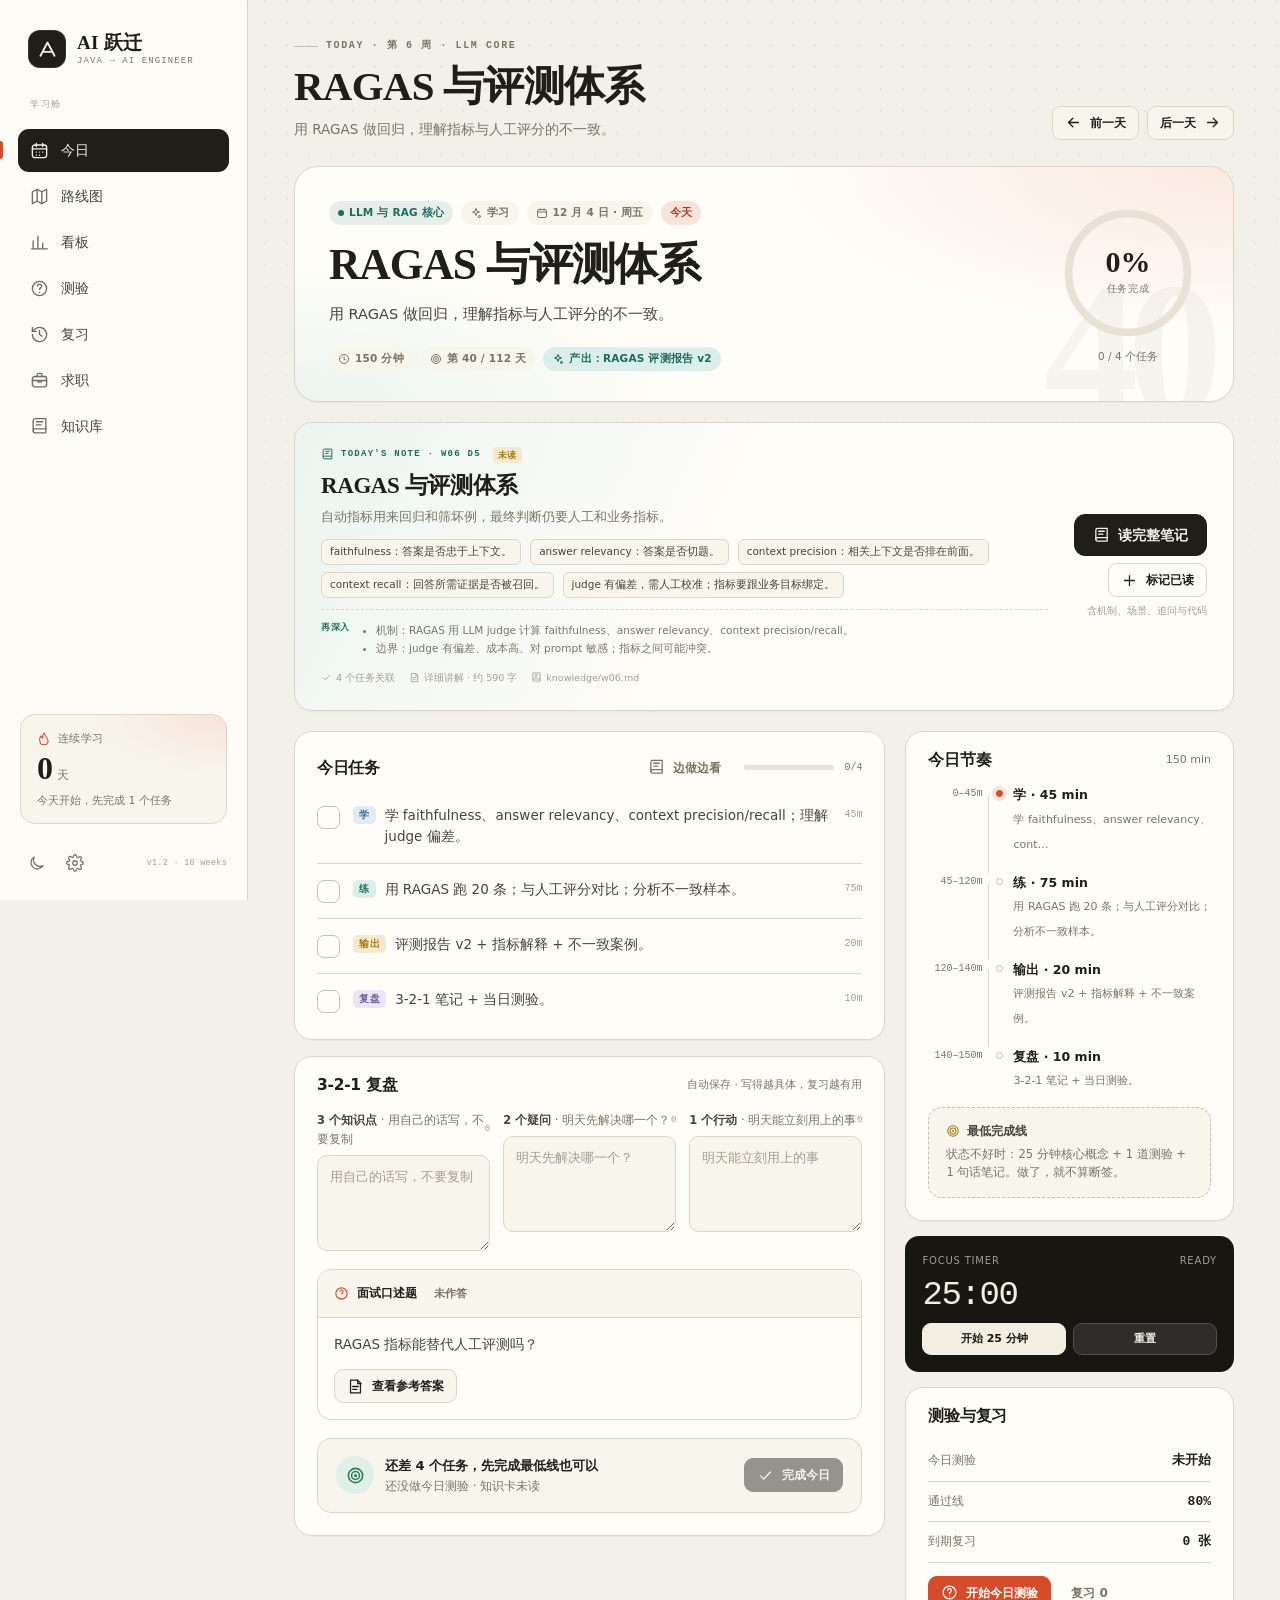
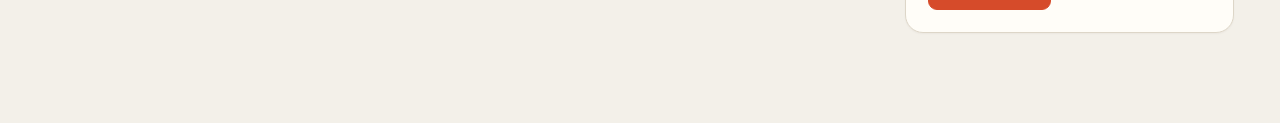
<file: index.html>
<!DOCTYPE html>
<html lang="zh-CN" data-theme="light">
<head>
  <meta charset="UTF-8">
  <meta name="viewport" content="width=device-width, initial-scale=1.0">
  <meta name="description" content="Java 后端转型 AI 开发工程师的 16 周学习驾驶舱：每日计划、任务打卡、测验、复习与求职追踪。">
  <title>AI 跃迁 · 学习驾驶舱</title>
  <link rel="stylesheet" href="assets/styles.css">
</head>
<body>
  <svg class="svg-sprite" aria-hidden="true" xmlns="http://www.w3.org/2000/svg">
    <symbol id="i-calendar" viewBox="0 0 24 24"><rect x="3" y="5" width="18" height="16" rx="3"/><path d="M8 3v4M16 3v4M3 10h18"/><path d="M8 14h.01M12 14h.01M16 14h.01M8 18h.01M12 18h.01"/></symbol>
    <symbol id="i-map" viewBox="0 0 24 24"><path d="m3 6 6-3 6 3 6-3v15l-6 3-6-3-6 3V6Z"/><path d="M9 3v15M15 6v15"/></symbol>
    <symbol id="i-quiz" viewBox="0 0 24 24"><circle cx="12" cy="12" r="9"/><path d="M9.4 9a2.6 2.6 0 1 1 4.3 2c-.9.7-1.7 1.2-1.7 2.4"/><path d="M12 17h.01"/></symbol>
    <symbol id="i-review" viewBox="0 0 24 24"><path d="M3 12a9 9 0 1 0 3-6.7L3 8"/><path d="M3 3v5h5"/><path d="M12 7v5l3 2"/></symbol>
    <symbol id="i-briefcase" viewBox="0 0 24 24"><rect x="3" y="7" width="18" height="13" rx="3"/><path d="M9 7V5a2 2 0 0 1 2-2h2a2 2 0 0 1 2 2v2M3 12h18M10 12v2h4v-2"/></symbol>
    <symbol id="i-book" viewBox="0 0 24 24"><path d="M4 4.5A2.5 2.5 0 0 1 6.5 2H20v18H6.5A2.5 2.5 0 0 1 4 17.5v-13Z"/><path d="M4 17.5A2.5 2.5 0 0 1 6.5 15H20"/><path d="M8 6h8M8 10h6"/></symbol>
    <symbol id="i-settings" viewBox="0 0 24 24"><circle cx="12" cy="12" r="3"/><path d="M19.4 15a1.7 1.7 0 0 0 .3 1.9l.1.1a2 2 0 1 1-2.8 2.8l-.1-.1a1.7 1.7 0 0 0-1.9-.3 1.7 1.7 0 0 0-1 1.5V21a2 2 0 1 1-4 0v-.1a1.7 1.7 0 0 0-1.1-1.5 1.7 1.7 0 0 0-1.9.3l-.1.1a2 2 0 1 1-2.8-2.8l.1-.1a1.7 1.7 0 0 0 .3-1.9 1.7 1.7 0 0 0-1.5-1H3a2 2 0 1 1 0-4h.1a1.7 1.7 0 0 0 1.5-1.1 1.7 1.7 0 0 0-.3-1.9l-.1-.1a2 2 0 1 1 2.8-2.8l.1.1a1.7 1.7 0 0 0 1.9.3H9a1.7 1.7 0 0 0 1-1.5V3a2 2 0 1 1 4 0v.1a1.7 1.7 0 0 0 1 1.5 1.7 1.7 0 0 0 1.9-.3l.1-.1a2 2 0 1 1 2.8 2.8l-.1.1a1.7 1.7 0 0 0-.3 1.9V9a1.7 1.7 0 0 0 1.5 1H21a2 2 0 1 1 0 4h-.1a1.7 1.7 0 0 0-1.5 1Z"/></symbol>
    <symbol id="i-sun" viewBox="0 0 24 24"><circle cx="12" cy="12" r="4"/><path d="M12 2v2M12 20v2M4.9 4.9l1.4 1.4M17.7 17.7l1.4 1.4M2 12h2M20 12h2M4.9 19.1l1.4-1.4M17.7 6.3l1.4-1.4"/></symbol>
    <symbol id="i-moon" viewBox="0 0 24 24"><path d="M20 15.5A8.5 8.5 0 0 1 8.5 4 8.5 8.5 0 1 0 20 15.5Z"/></symbol>
    <symbol id="i-flame" viewBox="0 0 24 24"><path d="M12 22c4 0 7-2.7 7-6.5 0-2.3-1.2-4.2-2.6-6.1C15 7.6 13.5 5.7 13 3c-.2-.8-1.2-1-1.6-.3C9.9 5.3 9.3 8 10 10.5c-1.2-.3-2-1.4-2.3-2.7-.2-.9-1.4-1-1.7-.2A9.4 9.4 0 0 0 5 15.5C5 19.3 8 22 12 22Z"/></symbol>
    <symbol id="i-clock" viewBox="0 0 24 24"><circle cx="12" cy="12" r="9"/><path d="M12 7v5l3.5 2"/></symbol>
    <symbol id="i-target" viewBox="0 0 24 24"><circle cx="12" cy="12" r="9"/><circle cx="12" cy="12" r="5"/><circle cx="12" cy="12" r="1"/></symbol>
    <symbol id="i-check" viewBox="0 0 24 24"><path d="m5 12.5 4.5 4.5L19 7"/></symbol>
    <symbol id="i-play" viewBox="0 0 24 24"><path d="M8 5.5v13l10-6.5-10-6.5Z"/></symbol>
    <symbol id="i-arrow-left" viewBox="0 0 24 24"><path d="M19 12H5M11 18l-6-6 6-6"/></symbol>
    <symbol id="i-arrow-right" viewBox="0 0 24 24"><path d="M5 12h14M13 6l6 6-6 6"/></symbol>
    <symbol id="i-download" viewBox="0 0 24 24"><path d="M12 3v12M7 10l5 5 5-5M4 21h16"/></symbol>
    <symbol id="i-upload" viewBox="0 0 24 24"><path d="M12 16V4M7 9l5-5 5 5M4 21h16"/></symbol>
    <symbol id="i-plus" viewBox="0 0 24 24"><path d="M12 5v14M5 12h14"/></symbol>
    <symbol id="i-x" viewBox="0 0 24 24"><path d="M6 6l12 12M18 6 6 18"/></symbol>
    <symbol id="i-trash" viewBox="0 0 24 24"><path d="M4 7h16M10 11v6M14 11v6M6 7l1 14h10l1-14M9 7V4h6v3"/></symbol>
    <symbol id="i-chevron" viewBox="0 0 24 24"><path d="m6 9 6 6 6-6"/></symbol>
    <symbol id="i-external" viewBox="0 0 24 24"><path d="M14 4h6v6M20 4l-9 9"/><path d="M19 14v5a1 1 0 0 1-1 1H5a1 1 0 0 1-1-1V6a1 1 0 0 1 1-1h5"/></symbol>
    <symbol id="i-spark" viewBox="0 0 24 24"><path d="m12 3 1.8 5.2L19 10l-5.2 1.8L12 17l-1.8-5.2L5 10l5.2-1.8L12 3Z"/><path d="m19 16 .8 2.2L22 19l-2.2.8L19 22l-.8-2.2L16 19l2.2-.8L19 16Z"/></symbol>
    <symbol id="i-menu" viewBox="0 0 24 24"><path d="M4 7h16M4 12h16M4 17h16"/></symbol>
    <symbol id="i-note" viewBox="0 0 24 24"><path d="M5 3h10l4 4v14H5V3Z"/><path d="M15 3v5h5M8 12h8M8 16h6"/></symbol>
    <symbol id="i-chart" viewBox="0 0 24 24"><path d="M4 20V10M10 20V4M16 20v-7M22 20H2"/></symbol>
  </svg>

  <div class="app-shell">
    <aside class="sidebar" aria-label="主导航">
      <a class="brand" href="#/today" aria-label="AI 跃迁首页">
        <span class="brand-mark">
          <svg viewBox="0 0 32 32" aria-hidden="true"><path d="M7 24 16 7l9 17" fill="none" stroke="currentColor" stroke-width="2.4" stroke-linecap="round" stroke-linejoin="round"/><path d="M11 19h10" fill="none" stroke="currentColor" stroke-width="2.4" stroke-linecap="round"/></svg>
        </span>
        <span class="brand-text">
          <strong>AI 跃迁</strong>
          <small>Java → AI Engineer</small>
        </span>
      </a>

      <div class="nav-label">学习舱</div>
      <nav class="nav" id="nav">
        <a class="nav-item" href="#/today" data-route="/today"><svg><use href="#i-calendar"/></svg><span>今日</span><em class="nav-badge" id="nav-due"></em></a>
        <a class="nav-item" href="#/roadmap" data-route="/roadmap"><svg><use href="#i-map"/></svg><span>路线图</span></a>
        <a class="nav-item" href="#/dashboard" data-route="/dashboard"><svg><use href="#i-chart"/></svg><span>看板</span></a>
        <a class="nav-item" href="#/quiz" data-route="/quiz"><svg><use href="#i-quiz"/></svg><span>测验</span><em class="nav-badge" id="nav-wrong"></em></a>
        <a class="nav-item" href="#/review" data-route="/review"><svg><use href="#i-review"/></svg><span>复习</span><em class="nav-badge" id="nav-review"></em></a>
        <a class="nav-item" href="#/jobs" data-route="/jobs"><svg><use href="#i-briefcase"/></svg><span>求职</span></a>
        <a class="nav-item" href="#/library" data-route="/library"><svg><use href="#i-book"/></svg><span>知识库</span></a>
      </nav>

      <div class="sidebar-spacer"></div>

      <div class="streak-card" id="sidebar-streak">
        <div class="streak-head"><svg><use href="#i-flame"/></svg><span>连续学习</span></div>
        <div class="streak-main"><b id="streak-num">0</b><span>天</span></div>
        <p id="streak-hint">今天开始，先完成 1 个任务</p>
      </div>

      <div class="sidebar-footer">
        <button class="icon-btn" id="theme-btn" type="button" aria-label="切换主题" title="切换深色 / 浅色">
          <svg class="theme-icon-light"><use href="#i-moon"/></svg>
          <svg class="theme-icon-dark"><use href="#i-sun"/></svg>
        </button>
        <button class="icon-btn" id="settings-btn" type="button" aria-label="设置" title="设置">
          <svg><use href="#i-settings"/></svg>
        </button>
        <span class="version">v1.2 · 16 weeks</span>
      </div>
    </aside>

    <div class="mobile-topbar">
      <a class="brand brand-mobile" href="#/today">
        <span class="brand-mark"><svg viewBox="0 0 32 32" aria-hidden="true"><path d="M7 24 16 7l9 17" fill="none" stroke="currentColor" stroke-width="2.4" stroke-linecap="round" stroke-linejoin="round"/><path d="M11 19h10" fill="none" stroke="currentColor" stroke-width="2.4" stroke-linecap="round"/></svg></span>
        <span class="brand-text"><strong>AI 跃迁</strong><small>Java → AI Engineer</small></span>
      </a>
      <div class="mobile-actions">
        <button class="icon-btn" id="theme-btn-mobile" type="button" aria-label="切换主题"><svg><use href="#i-moon"/></svg></button>
        <button class="icon-btn" id="settings-btn-mobile" type="button" aria-label="设置"><svg><use href="#i-settings"/></svg></button>
      </div>
    </div>

    <main id="app" class="main" tabindex="-1"></main>
  </div>

  <div id="toast" class="toast" role="status" aria-live="polite"></div>
  <div id="modal-root"></div>
  <div id="confetti" class="confetti" aria-hidden="true"></div>

  <script src="data/meta.js"></script>
  <script src="data/curriculum-1.js"></script>
  <script src="data/curriculum-2.js"></script>
  <script src="data/curriculum-3.js"></script>
  <script src="data/curriculum-4.js"></script>
  <script src="data/quiz-1.js"></script>
  <script src="data/quiz-2.js"></script>
  <script src="data/quiz-3.js"></script>
  <script src="data/quiz-4.js"></script>
  <script src="data/quiz-quick.js"></script>
  <script src="data/library.js"></script>
  <script src="data/knowledge.js"></script>
  <script src="assets/app.js"></script>
</body>
</html>
</file>
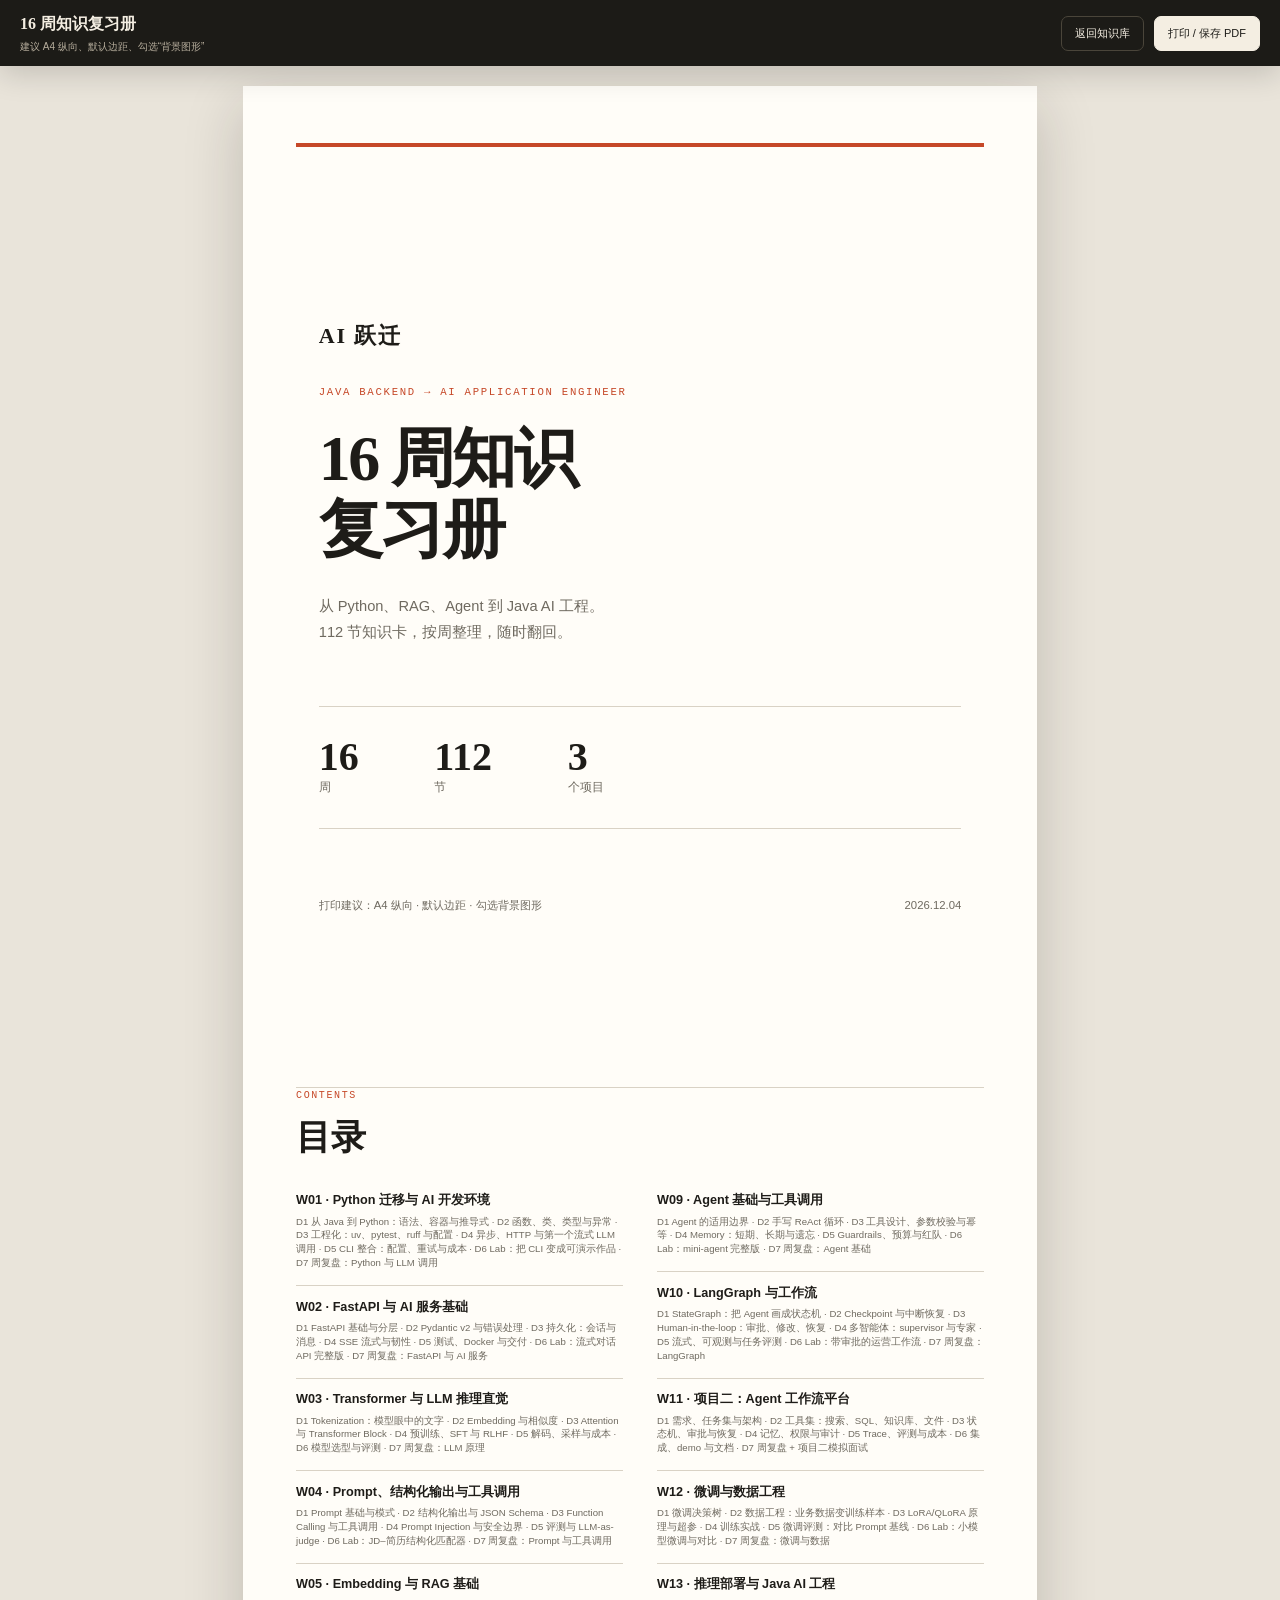
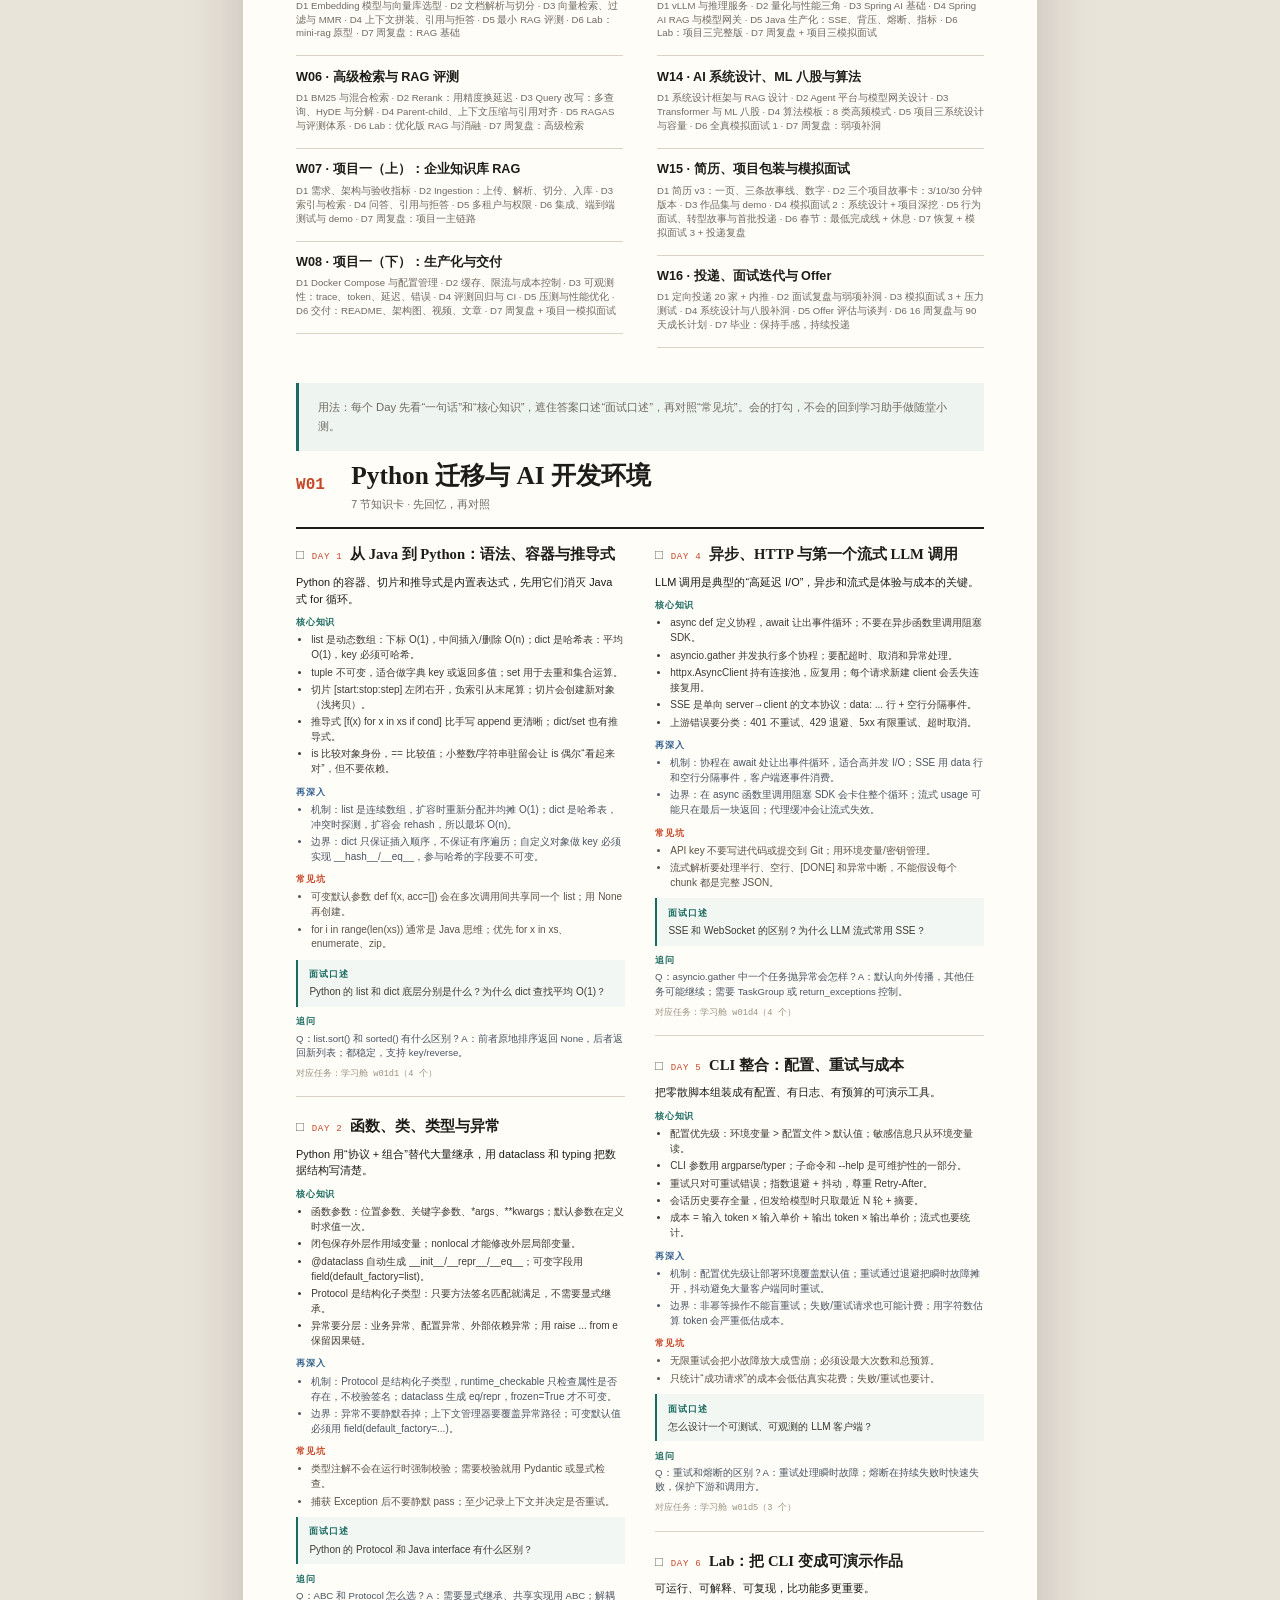
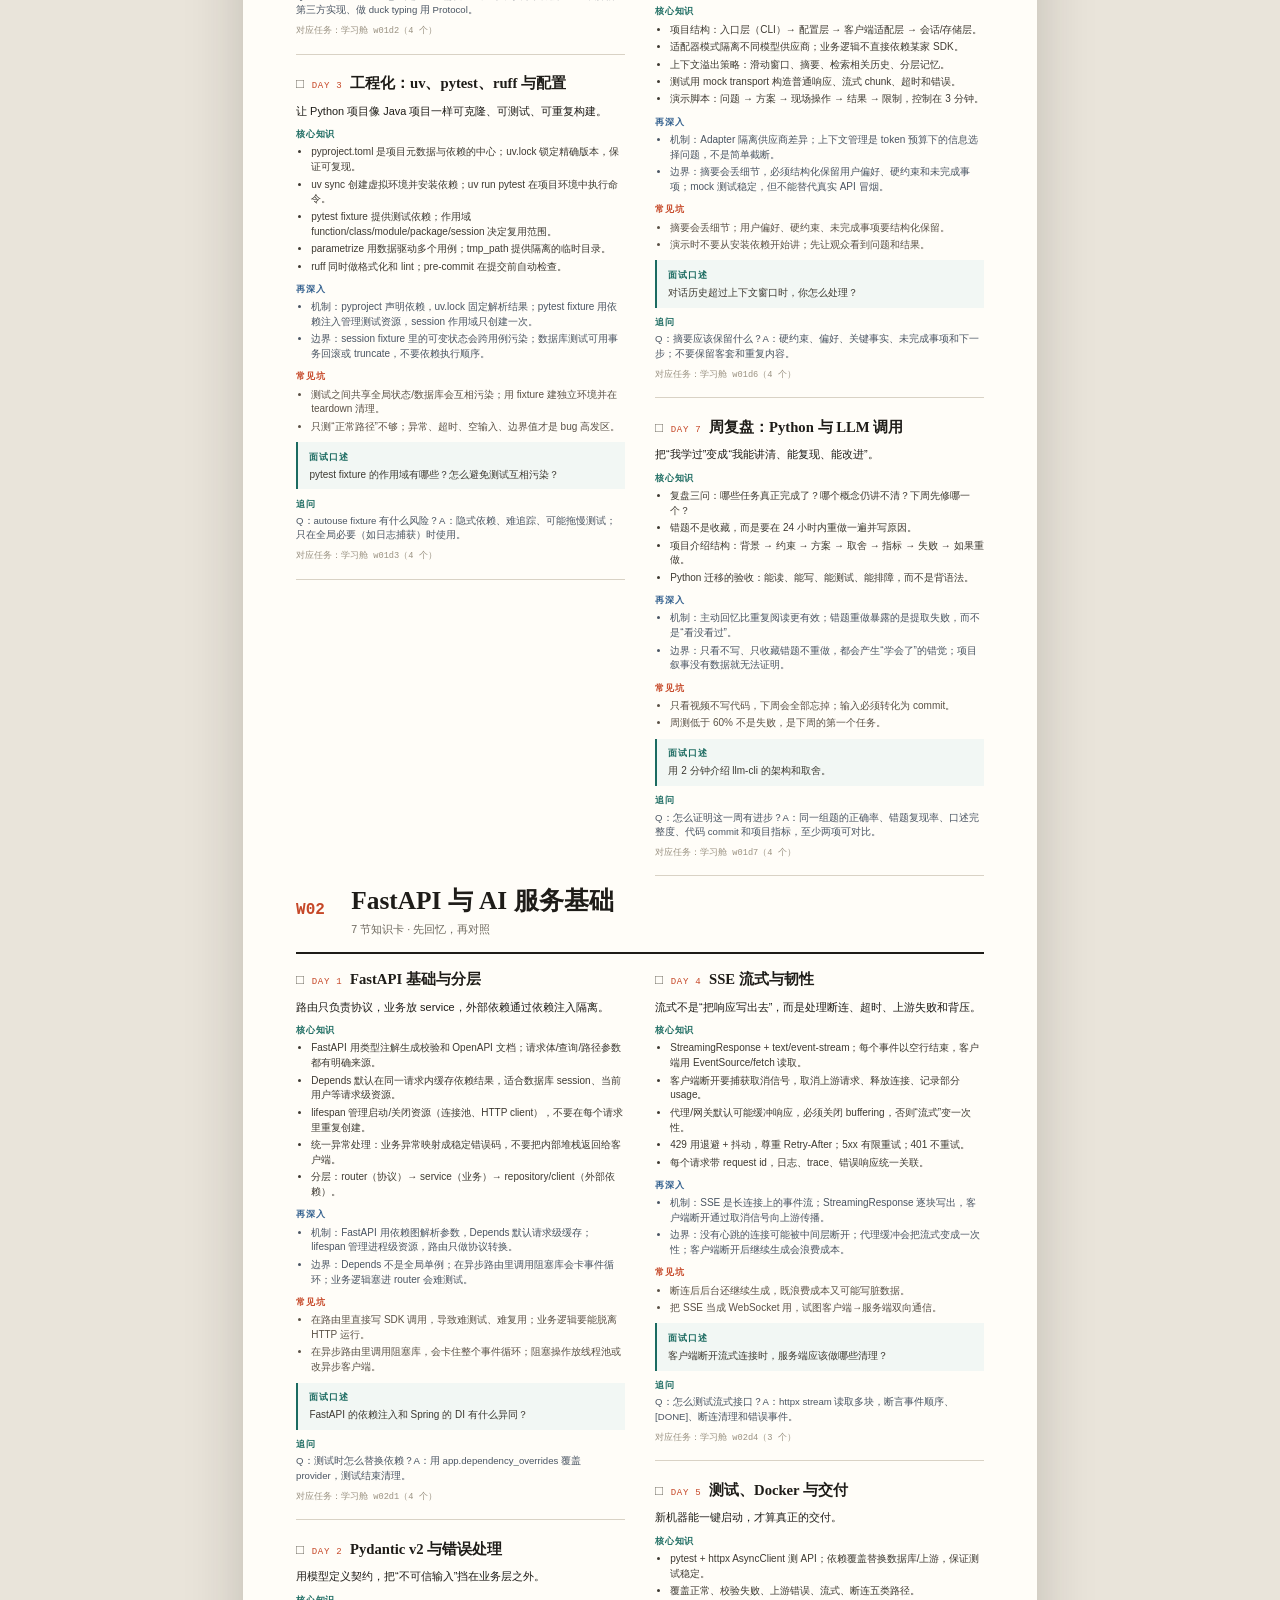
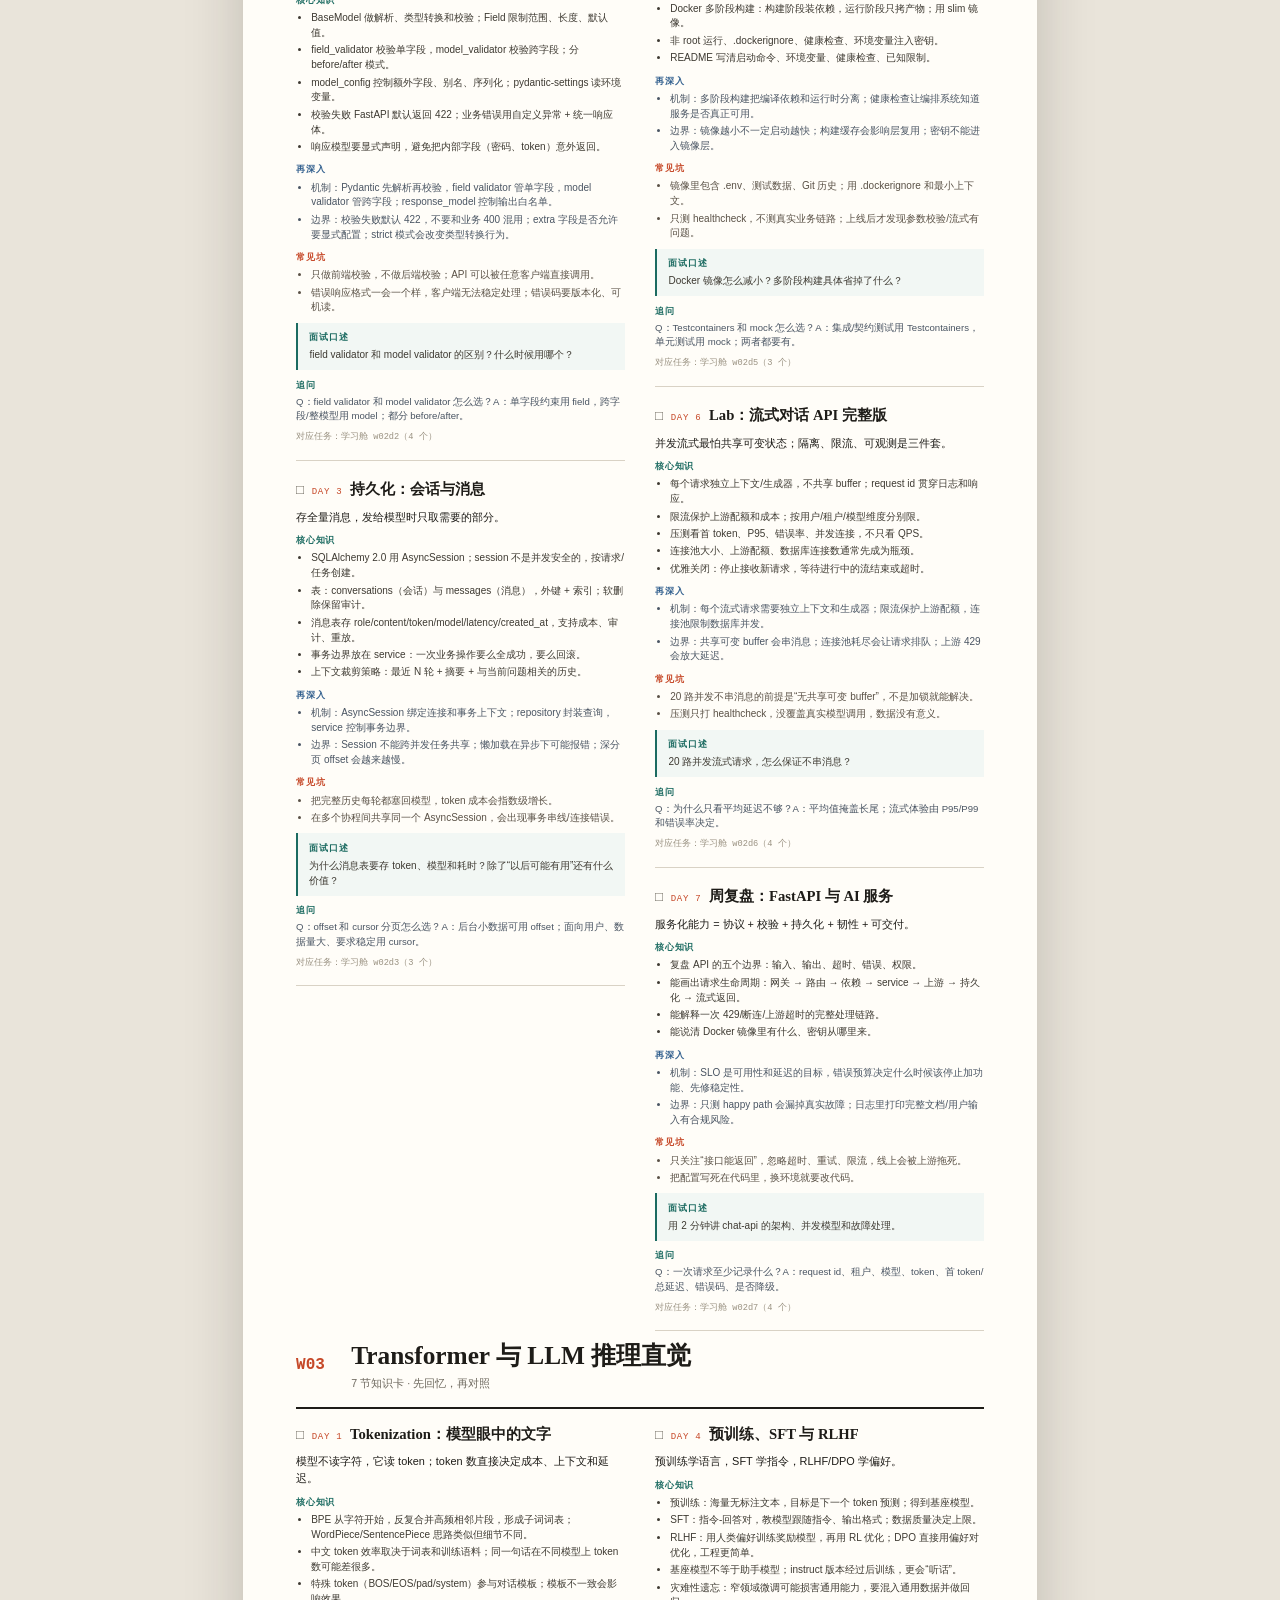
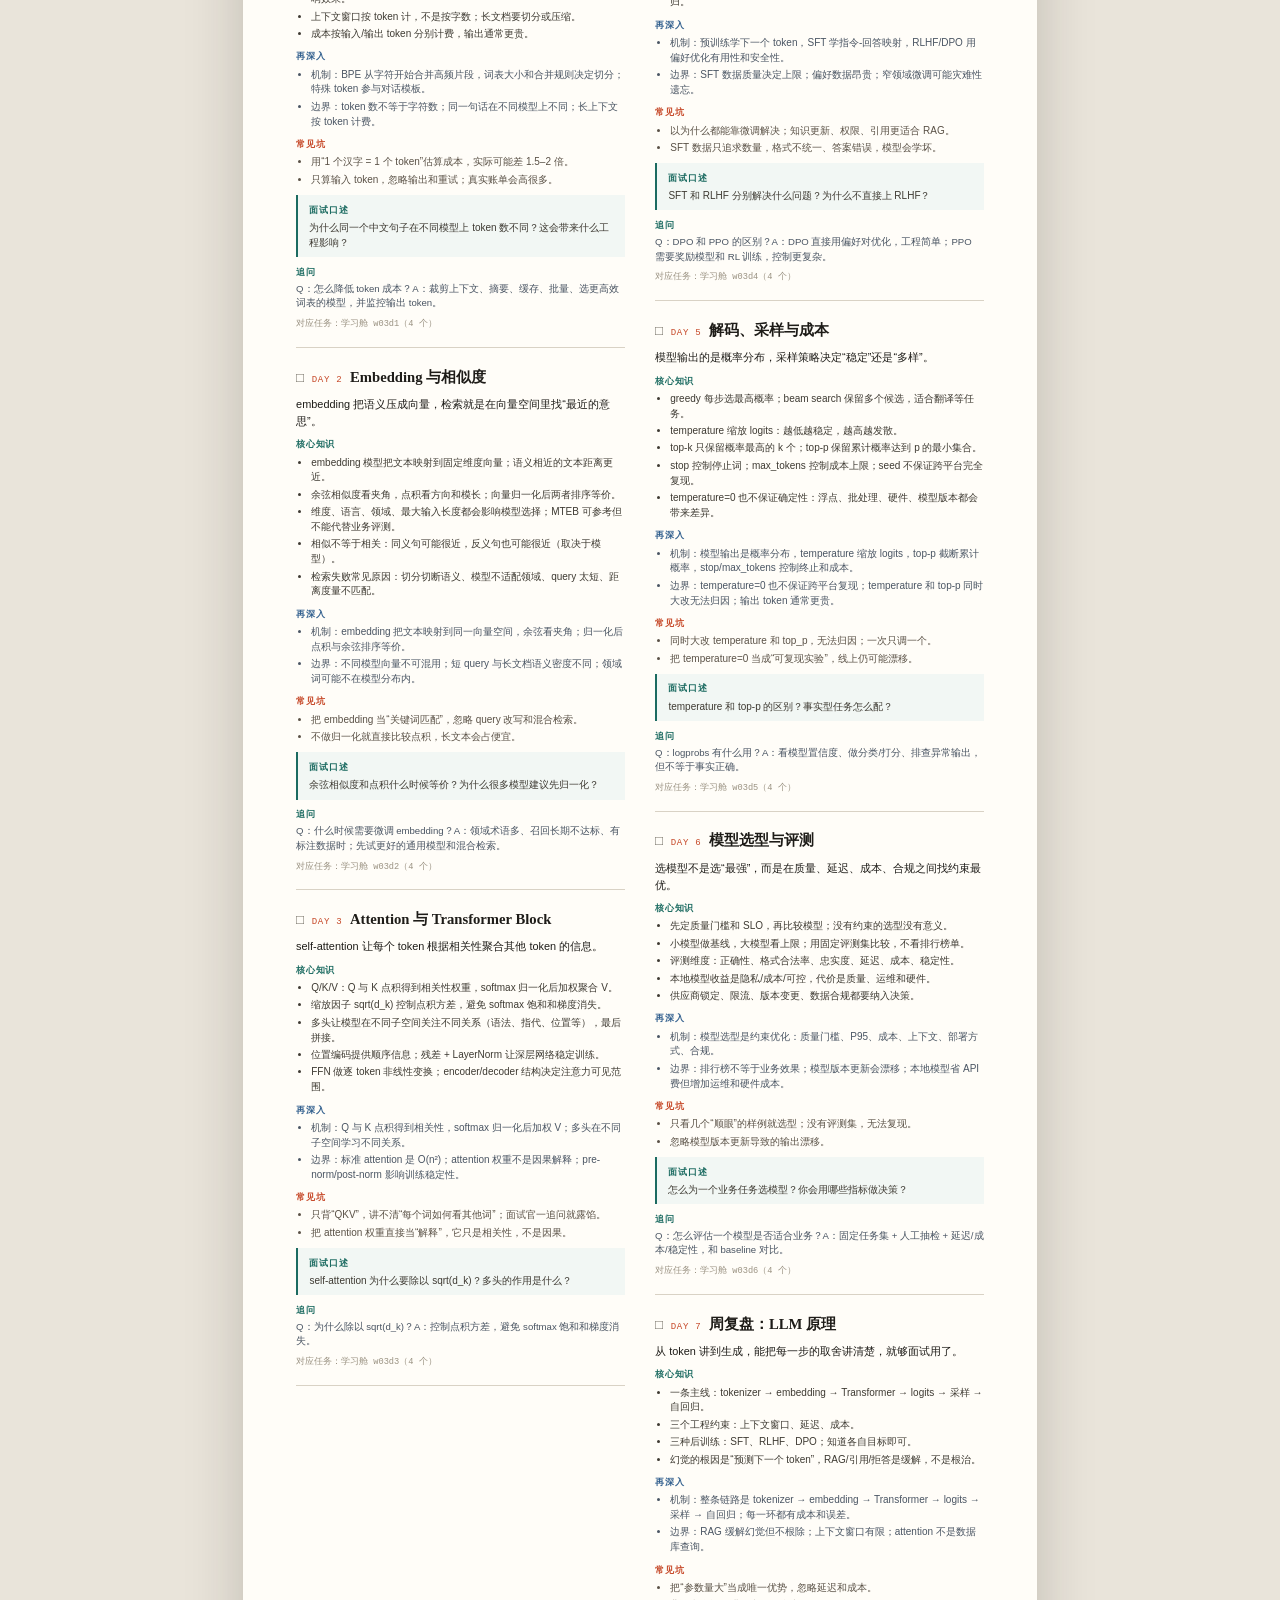
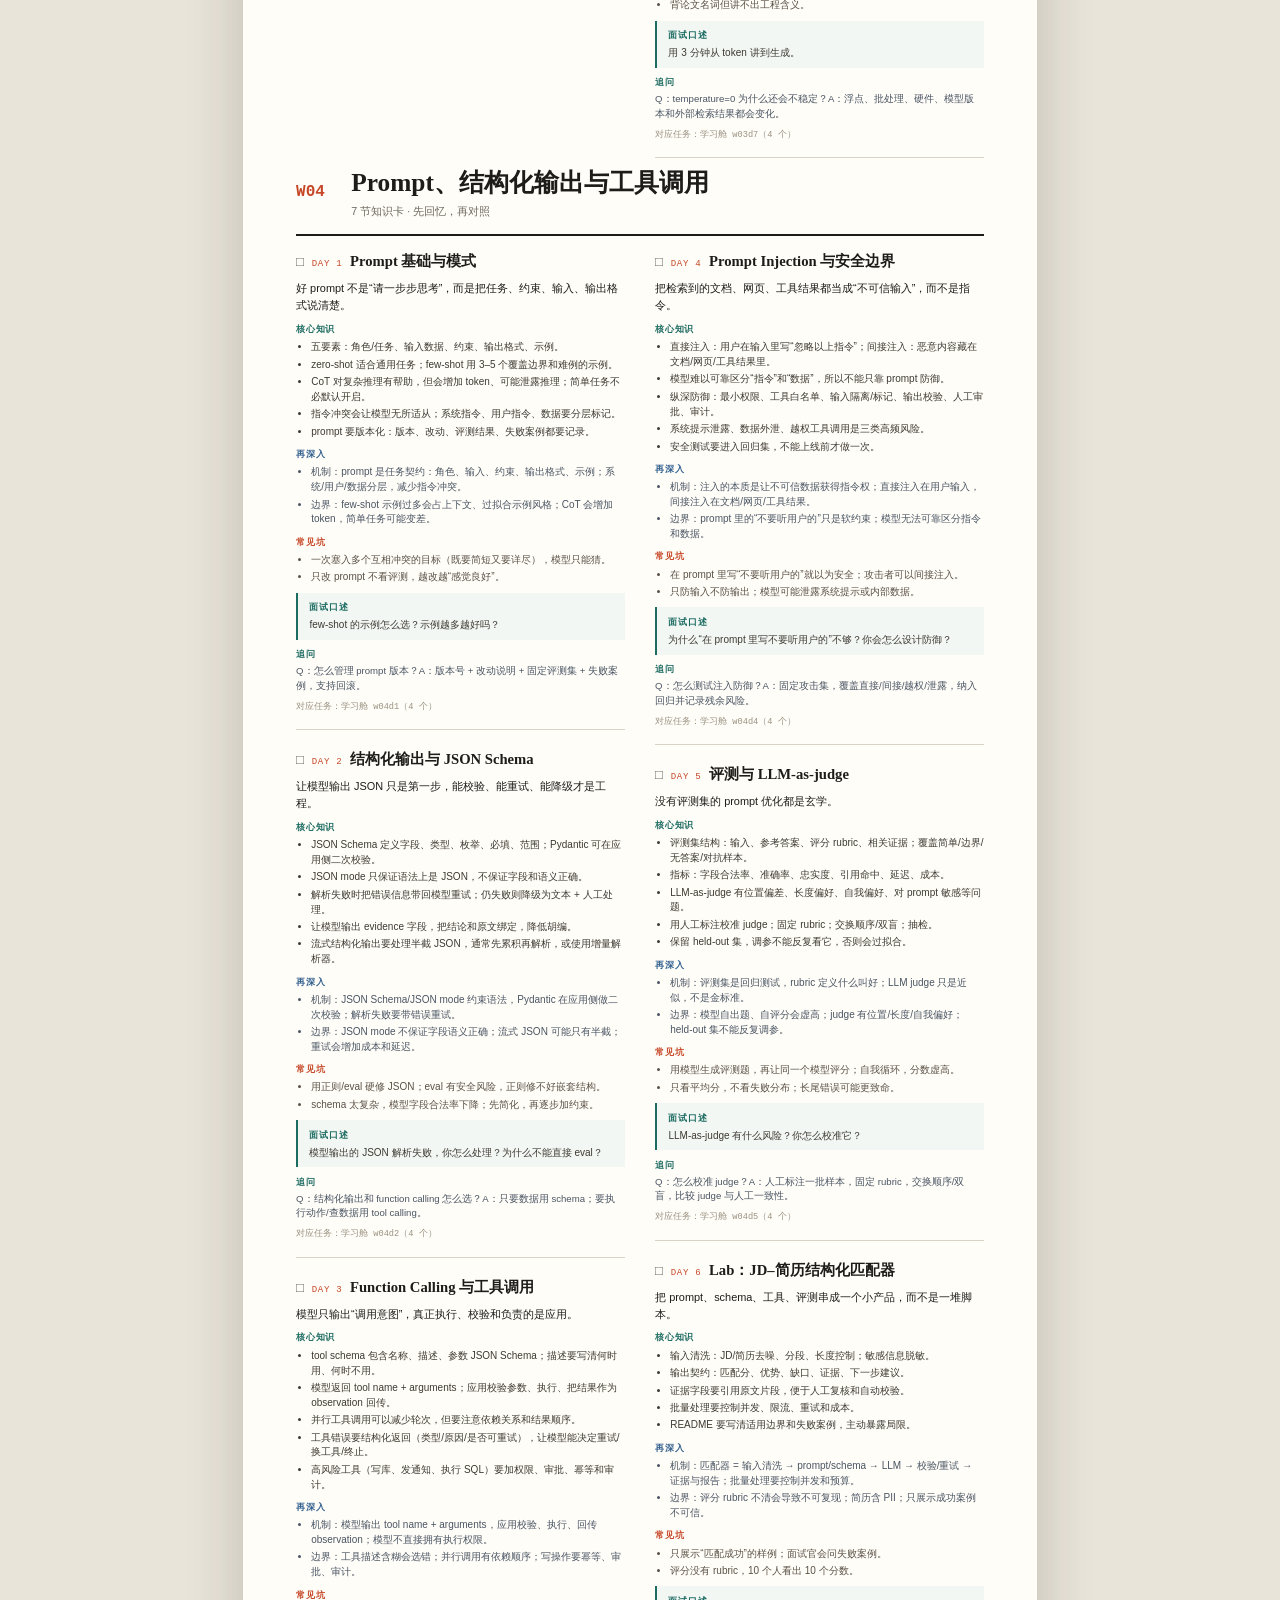
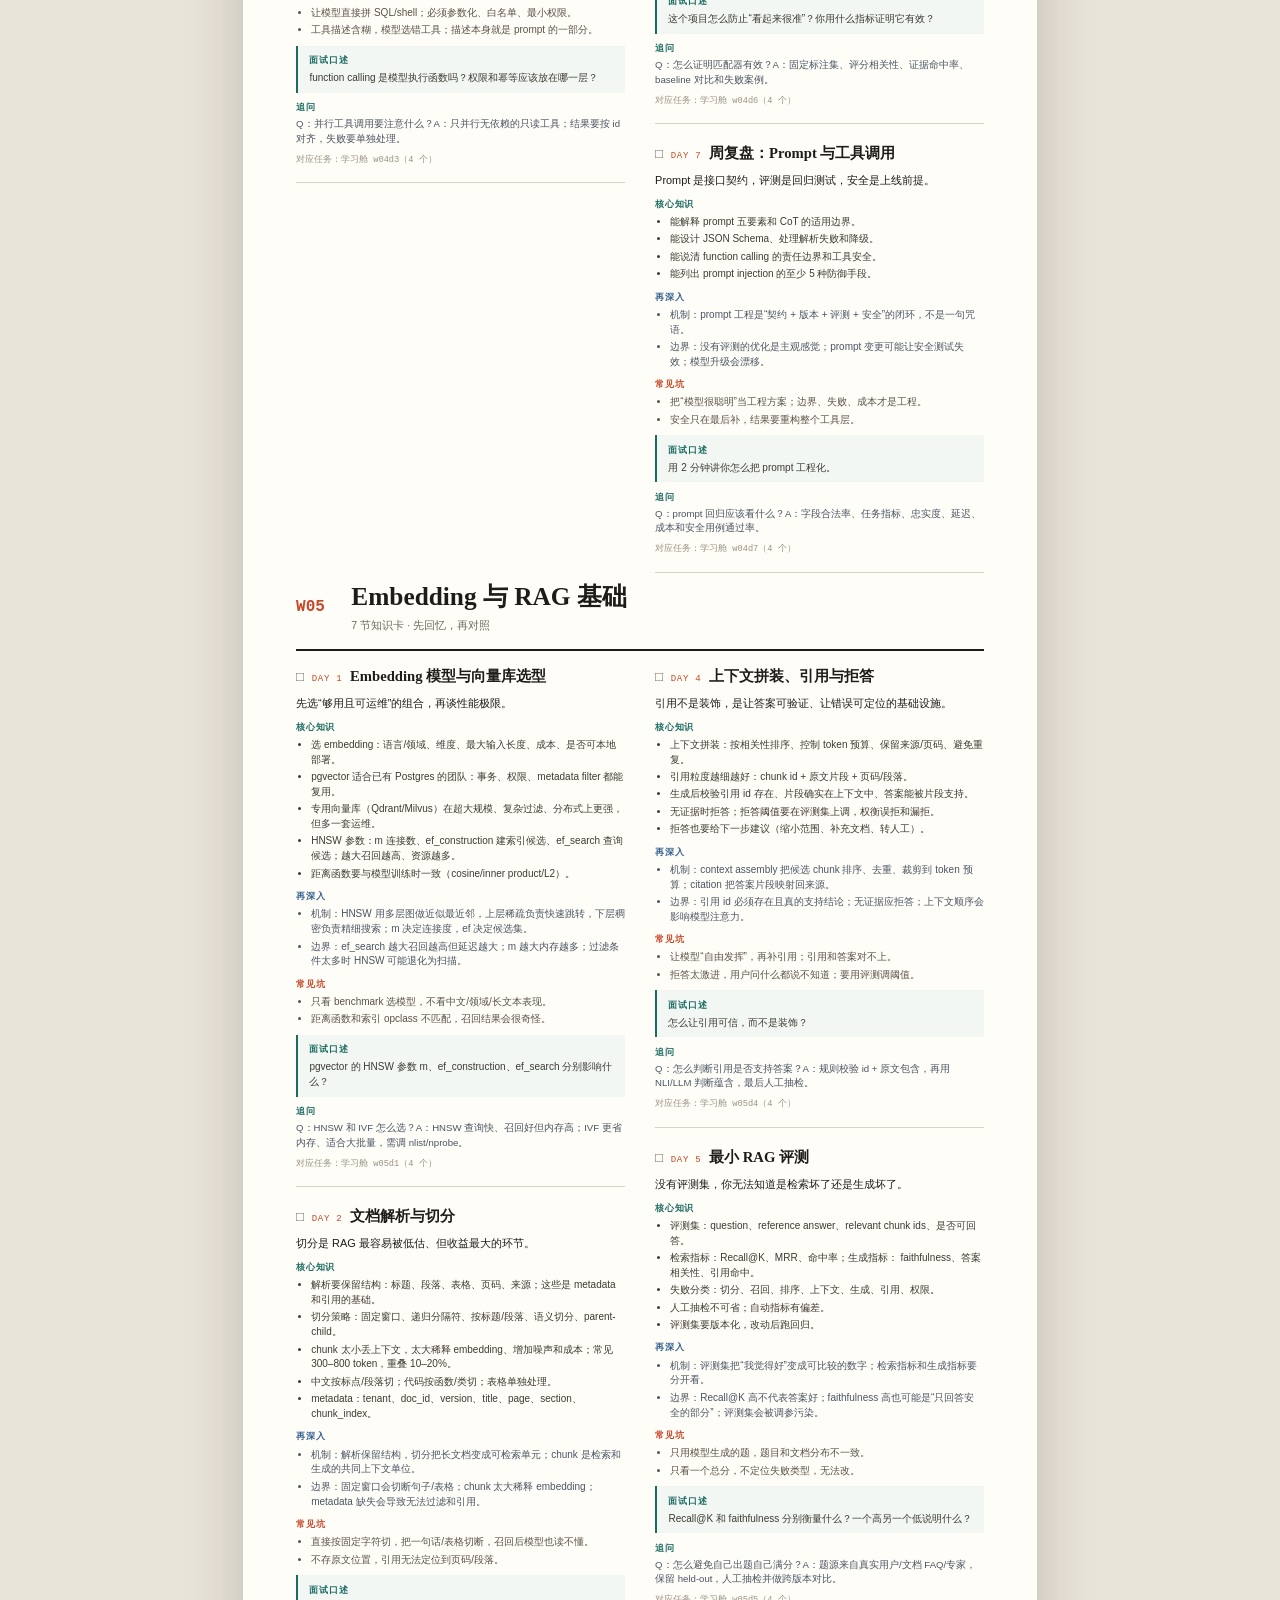
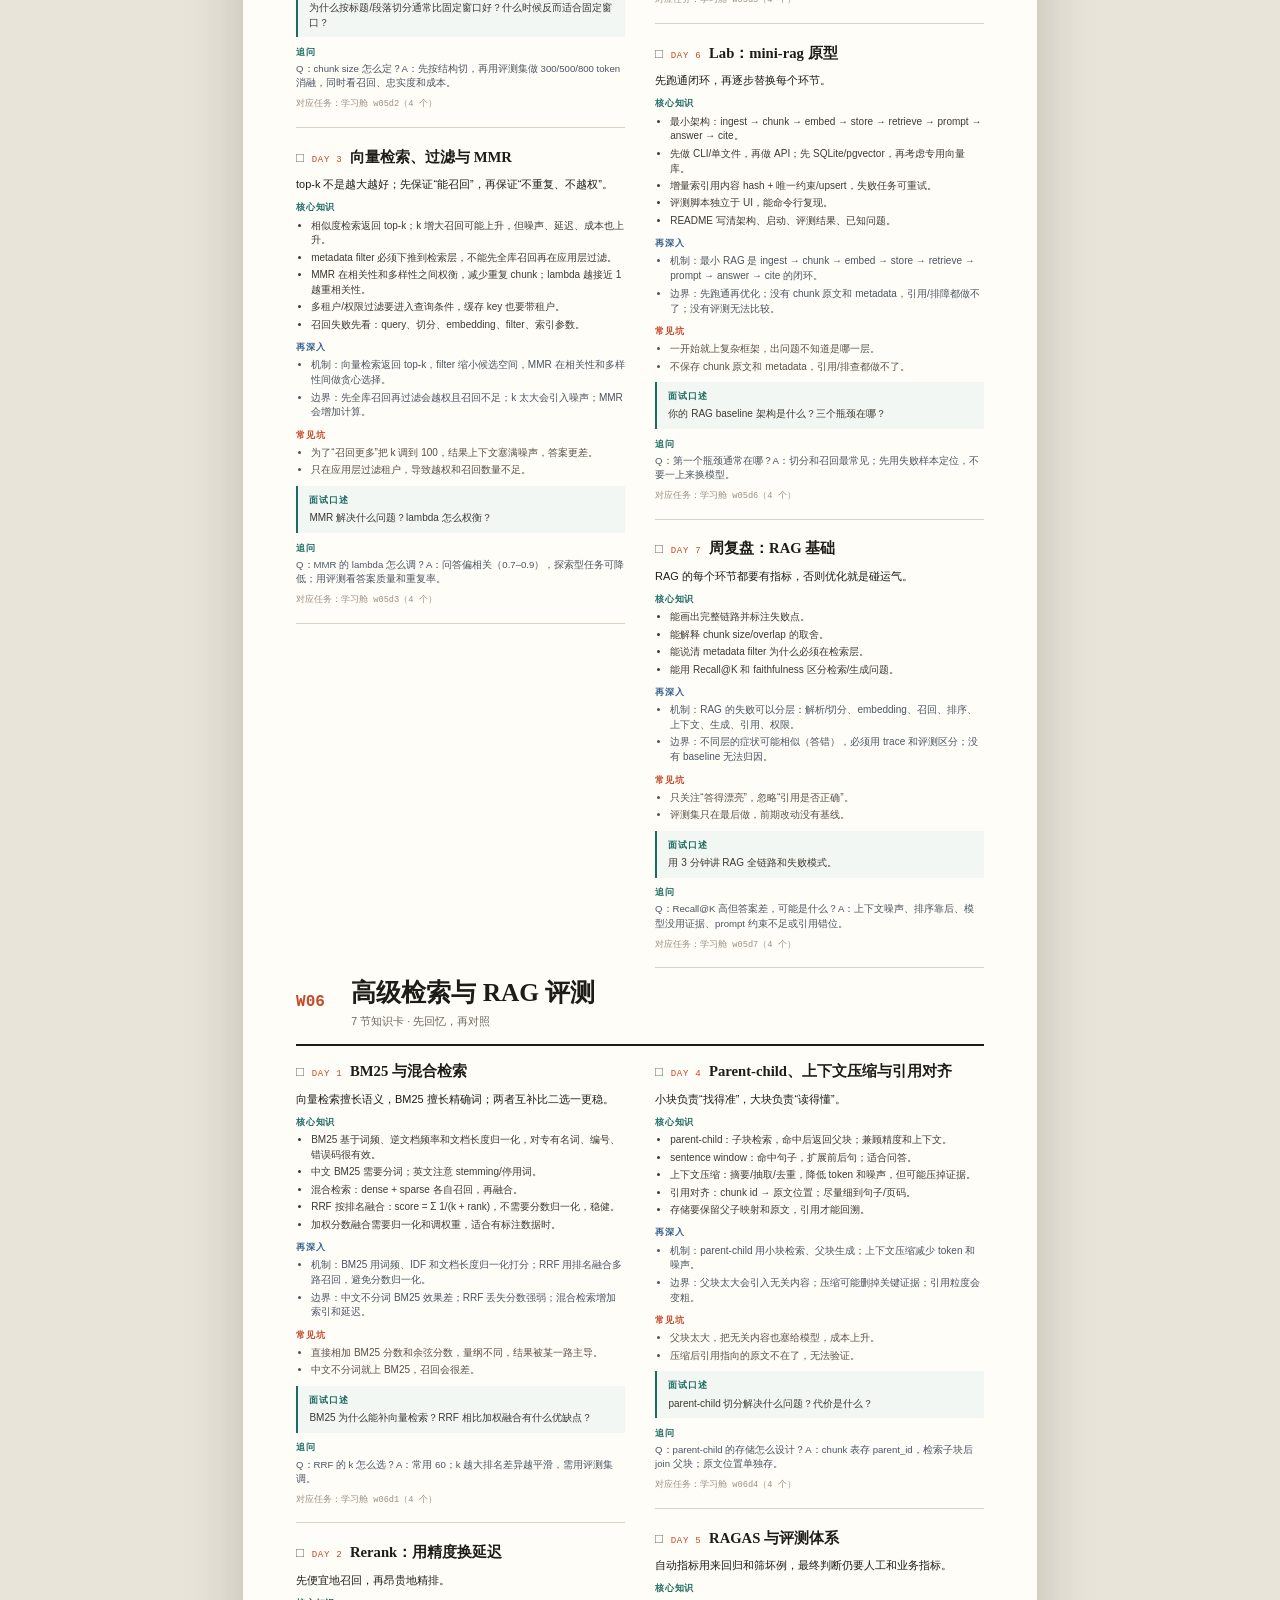
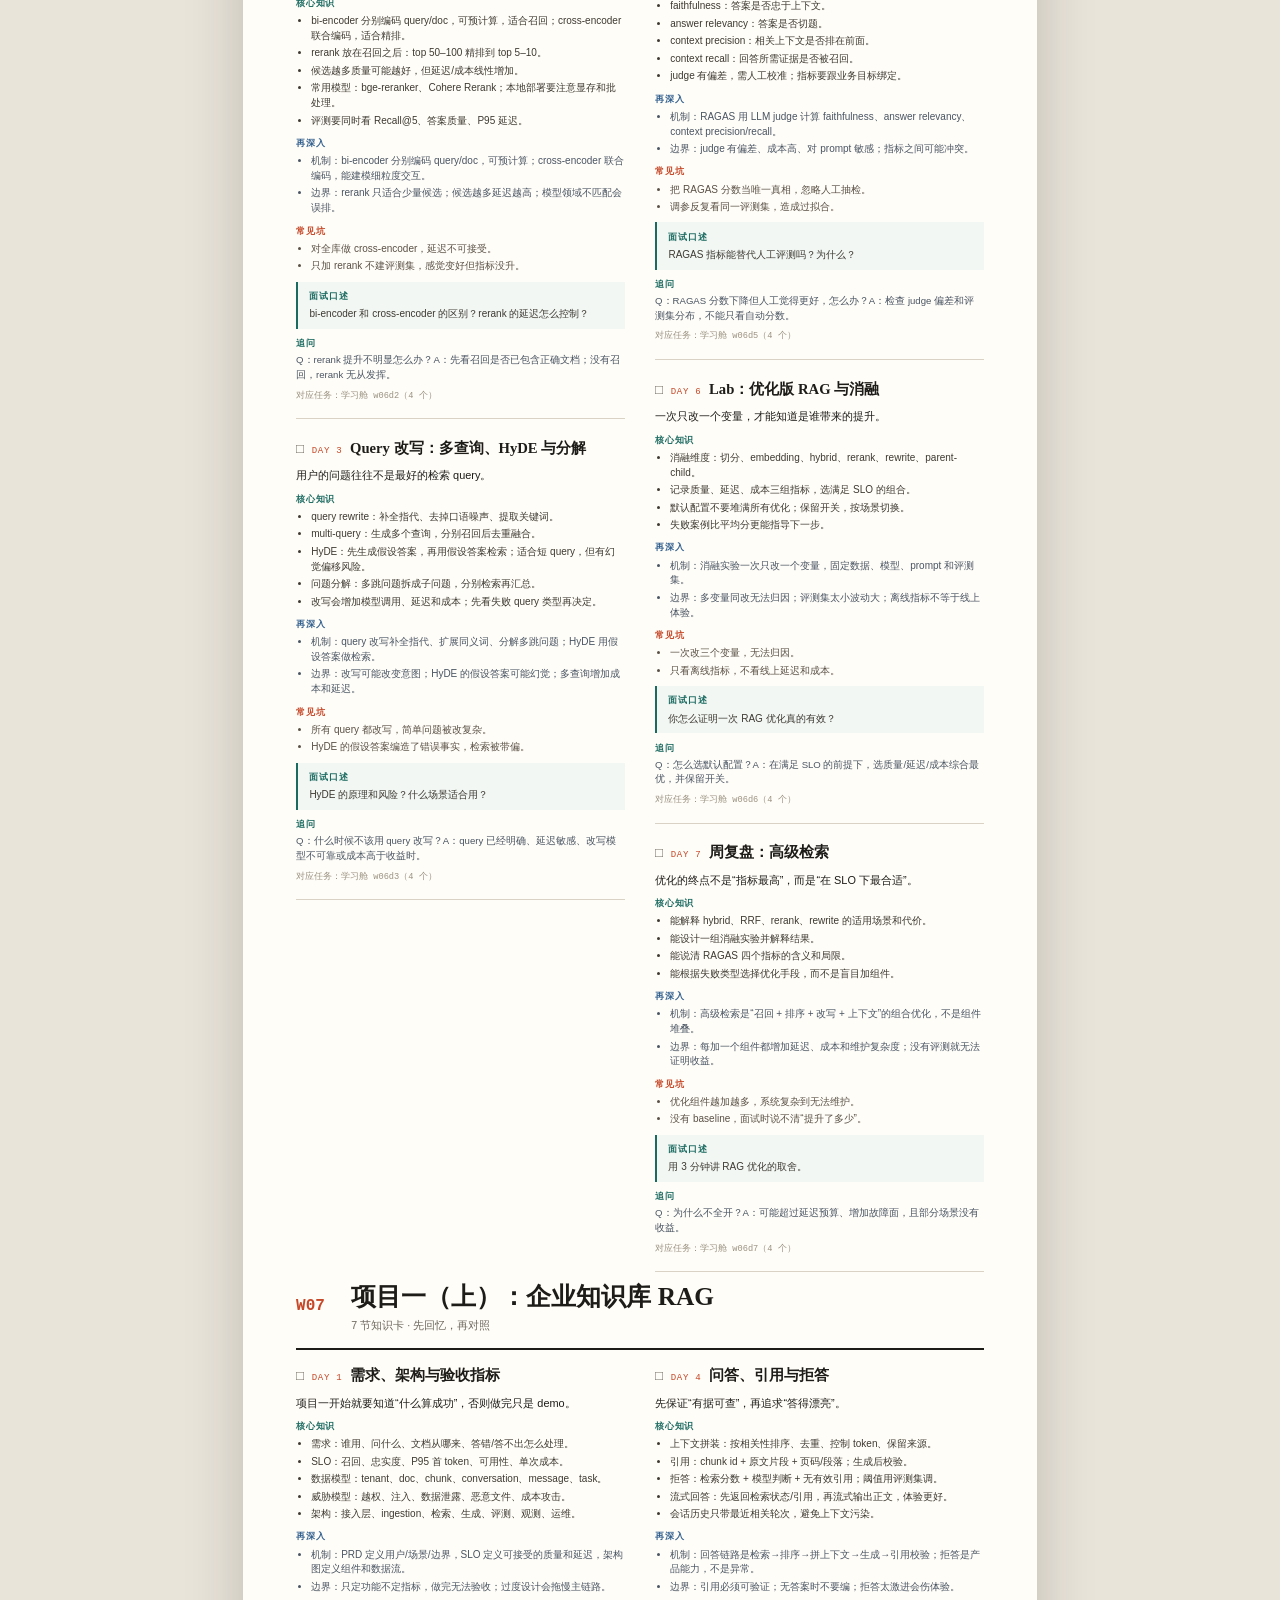
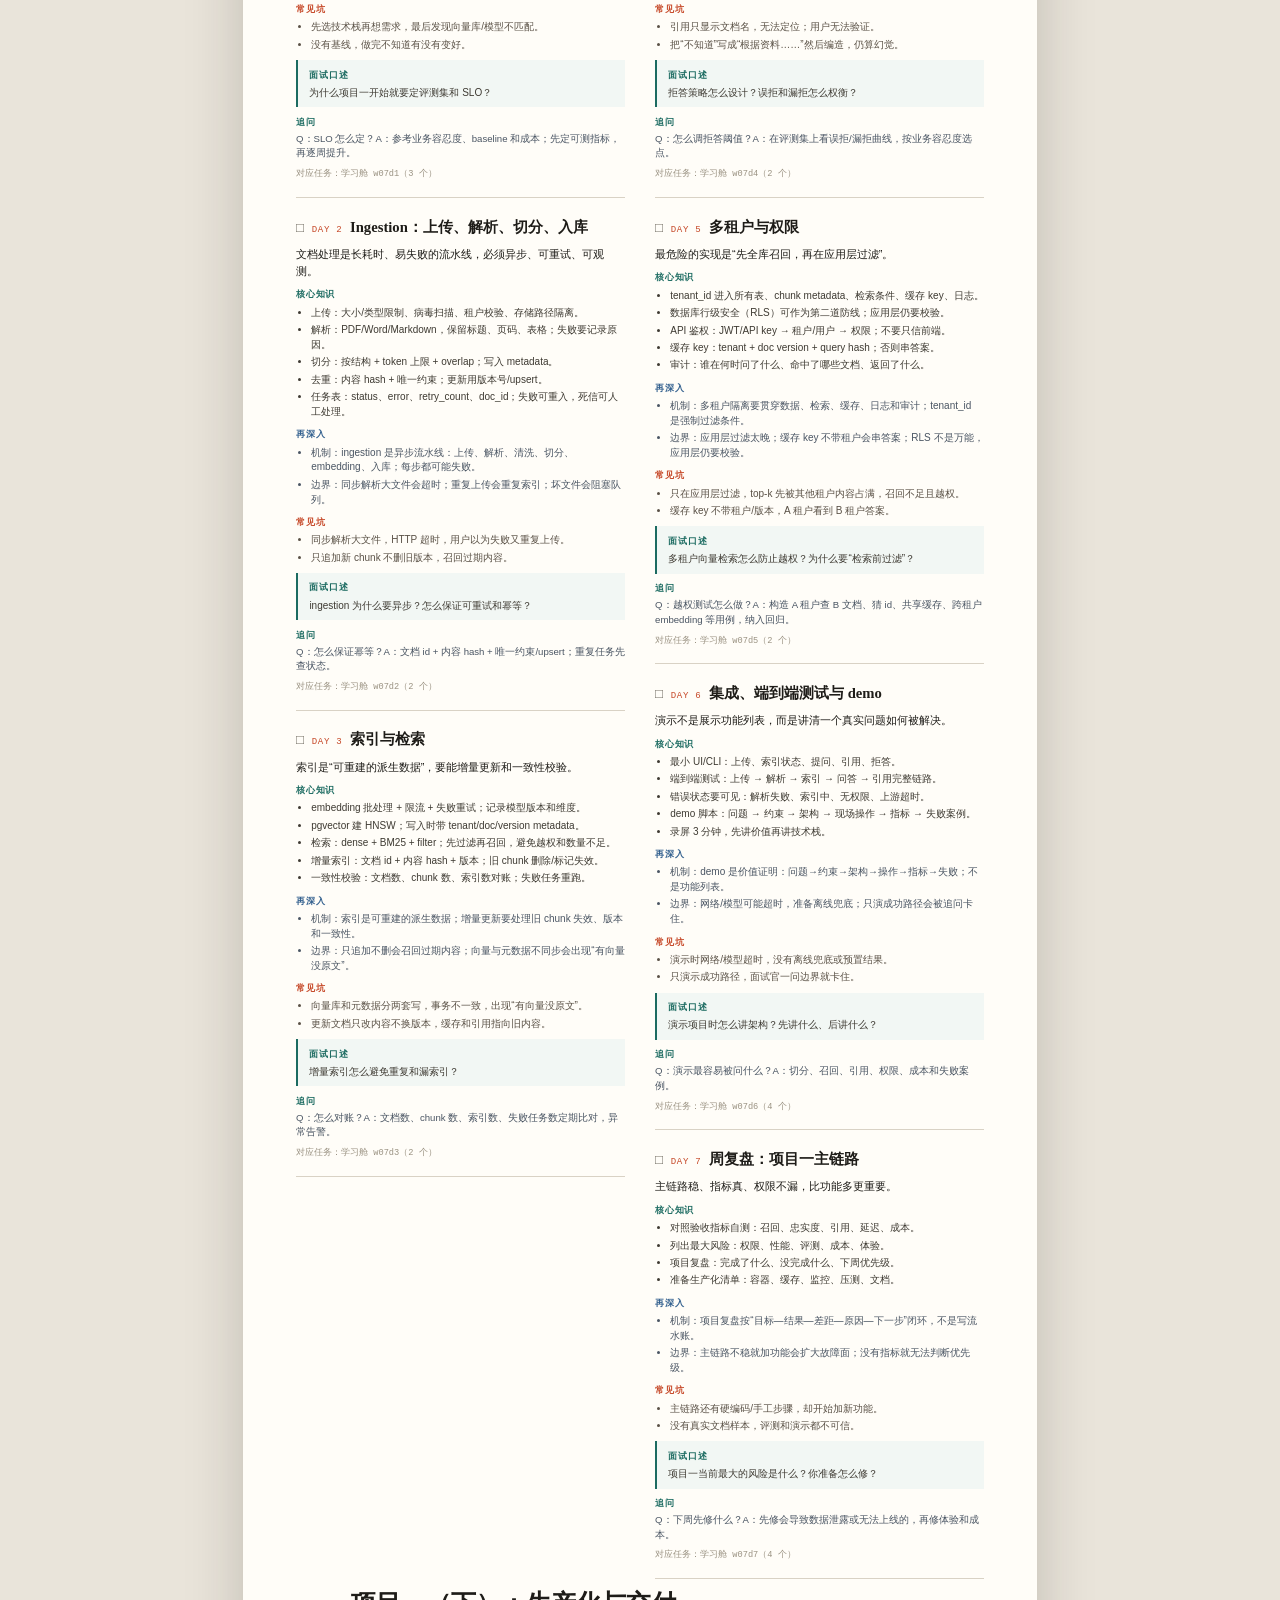
<file: print.html>
<!DOCTYPE html>
<html lang="zh-CN">
<head>
  <meta charset="UTF-8">
  <meta name="viewport" content="width=device-width, initial-scale=1.0">
  <title>AI 跃迁 · 16 周知识复习册</title>
  <link rel="stylesheet" href="assets/print.css">
</head>
<body>
  <div class="print-toolbar no-print">
    <div>
      <b>16 周知识复习册</b>
      <span>建议 A4 纵向、默认边距、勾选“背景图形”</span>
    </div>
    <div class="print-actions">
      <a href="index.html#/library">返回知识库</a>
      <button type="button" onclick="window.print()">打印 / 保存 PDF</button>
    </div>
  </div>
  <main id="book" class="book"></main>
  <script src="data/knowledge.js"></script>
  <script src="assets/print.js"></script>
</body>
</html>
</file>
<file: assets/styles.css>
/* =========================================================
   AI 跃迁 · Learning Cockpit
   A warm editorial interface for a 16-week career transition.
   ========================================================= */

*,
*::before,
*::after { box-sizing: border-box; }

:root {
  --sans: "Inter", "HarmonyOS Sans SC", "PingFang SC", "Microsoft YaHei", system-ui, -apple-system, sans-serif;
  --serif: "Noto Serif SC", "Source Han Serif SC", "Songti SC", SimSun, serif;
  --mono: "JetBrains Mono", "Cascadia Code", "SFMono-Regular", Consolas, monospace;

  --bg: #f3f0e9;
  --bg-2: #eae5da;
  --surface: #fffdf8;
  --surface-2: #f8f5ed;
  --surface-3: #f1ece1;
  --ink: #201e19;
  --ink-2: #48443a;
  --muted: #7b7466;
  --faint: #a59d8d;
  --line: #ddd6c8;
  --line-strong: #c8bfad;

  --accent: #d64b2a;
  --accent-2: #b83b1f;
  --accent-soft: #f8e3da;
  --teal: #1c6b61;
  --teal-soft: #dceee9;
  --gold: #a97712;
  --gold-soft: #f5ead0;
  --blue: #34618f;
  --blue-soft: #e2ebf5;
  --ok: #2f7d5c;
  --ok-soft: #e0efe7;
  --bad: #b44141;
  --bad-soft: #f6e0dd;
  --purple: #6b5b95;
  --purple-soft: #ebe6f5;

  --shadow-sm: 0 1px 2px rgba(45, 38, 24, .04);
  --shadow: 0 18px 50px rgba(48, 40, 24, .08);
  --shadow-lg: 0 30px 80px rgba(40, 33, 20, .16);
  --radius: 18px;
  --radius-lg: 24px;
  --sidebar: 248px;
  --dot: rgba(70, 60, 40, .10);
  --ring-track: #e8e1d5;
}

[data-theme="dark"] {
  --bg: #121210;
  --bg-2: #191814;
  --surface: #1c1b17;
  --surface-2: #23211c;
  --surface-3: #2a2720;
  --ink: #f3eee2;
  --ink-2: #d2cbbb;
  --muted: #9a9282;
  --faint: #6f6a5e;
  --line: #343129;
  --line-strong: #4a453a;

  --accent: #ff6b45;
  --accent-2: #ff8465;
  --accent-soft: #3a2018;
  --teal: #6fc3b4;
  --teal-soft: #17312d;
  --gold: #e0b45a;
  --gold-soft: #332917;
  --blue: #8db4dd;
  --blue-soft: #1d2b3a;
  --ok: #78c9a4;
  --ok-soft: #173126;
  --bad: #ef8a83;
  --bad-soft: #3a1f1e;
  --purple: #b5a6dd;
  --purple-soft: #2a2438;

  --shadow-sm: 0 1px 2px rgba(0, 0, 0, .2);
  --shadow: 0 20px 60px rgba(0, 0, 0, .35);
  --shadow-lg: 0 30px 90px rgba(0, 0, 0, .55);
  --dot: rgba(240, 230, 200, .07);
  --ring-track: #343129;
}

html { scroll-behavior: smooth; }

body {
  margin: 0;
  min-width: 320px;
  background: var(--bg);
  color: var(--ink);
  font-family: var(--sans);
  font-size: 15px;
  line-height: 1.65;
  -webkit-font-smoothing: antialiased;
  text-rendering: optimizeLegibility;
}

body::before {
  content: "";
  position: fixed;
  inset: 0;
  z-index: -1;
  pointer-events: none;
  background-image: radial-gradient(circle at 1px 1px, var(--dot) 1px, transparent 0);
  background-size: 22px 22px;
  mask-image: linear-gradient(to bottom, rgba(0,0,0,.8), transparent 75%);
}

::selection { background: var(--accent); color: #fff; }

a { color: inherit; text-decoration: none; }
button, input, textarea, select { font: inherit; color: inherit; }
button { cursor: pointer; }
svg { display: block; }
img { max-width: 100%; }

h1, h2, h3, h4, p { margin: 0; }
h1, h2, h3 { font-weight: 650; line-height: 1.2; letter-spacing: -.018em; }

.svg-sprite { position: absolute; width: 0; height: 0; overflow: hidden; }

/* ---------- Shell ---------- */

.app-shell { min-height: 100vh; }

.sidebar {
  position: fixed;
  inset: 0 auto 0 0;
  z-index: 40;
  width: var(--sidebar);
  padding: 26px 18px 20px;
  display: flex;
  flex-direction: column;
  gap: 8px;
  background: color-mix(in srgb, var(--surface) 82%, transparent);
  border-right: 1px solid var(--line);
  backdrop-filter: blur(18px);
}

.brand {
  display: flex;
  align-items: center;
  gap: 11px;
  padding: 4px 10px 22px;
  color: var(--ink);
}

.brand-mark {
  width: 38px;
  height: 38px;
  flex: 0 0 38px;
  display: grid;
  place-items: center;
  border-radius: 12px;
  background: var(--ink);
  color: var(--bg);
  box-shadow: inset 0 0 0 1px rgba(255,255,255,.1);
}
.brand-mark svg { width: 25px; height: 25px; }
.brand-text { display: flex; flex-direction: column; line-height: 1.25; }
.brand-text strong { font-family: var(--serif); font-size: 19px; letter-spacing: .02em; }
.brand-text small { margin-top: 2px; font-family: var(--mono); font-size: 9px; letter-spacing: .12em; text-transform: uppercase; color: var(--muted); }

.nav-label {
  padding: 0 12px 8px;
  font-family: var(--mono);
  font-size: 9px;
  letter-spacing: .18em;
  text-transform: uppercase;
  color: var(--faint);
}

.nav { display: flex; flex-direction: column; gap: 3px; }

.nav-item {
  position: relative;
  display: flex;
  align-items: center;
  gap: 12px;
  padding: 10px 12px;
  border-radius: 11px;
  color: var(--ink-2);
  font-size: 14px;
  font-weight: 520;
  transition: background .18s ease, color .18s ease, transform .18s ease;
}
.nav-item svg { width: 19px; height: 19px; stroke: currentColor; stroke-width: 1.7; fill: none; stroke-linecap: round; stroke-linejoin: round; opacity: .78; }
.nav-item:hover { background: var(--surface-2); color: var(--ink); transform: translateX(1px); }
.nav-item.active { background: var(--ink); color: var(--bg); box-shadow: var(--shadow-sm); }
.nav-item.active svg { opacity: 1; }
.nav-item.active::before {
  content: "";
  position: absolute;
  left: -18px;
  top: 50%;
  width: 3px;
  height: 18px;
  border-radius: 0 3px 3px 0;
  background: var(--accent);
  transform: translateY(-50%);
}

.nav-badge {
  margin-left: auto;
  min-width: 19px;
  height: 19px;
  padding: 0 5px;
  display: none;
  place-items: center;
  border-radius: 99px;
  background: var(--accent);
  color: #fff;
  font-family: var(--mono);
  font-size: 10px;
  font-style: normal;
  line-height: 1;
}
.nav-badge.show { display: grid; }

.sidebar-spacer { flex: 1; }

.streak-card {
  margin: 12px 2px 10px;
  padding: 15px 16px 14px;
  border: 1px solid var(--line);
  border-radius: 15px;
  background:
    radial-gradient(120% 100% at 100% 0%, var(--accent-soft), transparent 55%),
    var(--surface-2);
}
.streak-head { display: flex; align-items: center; gap: 7px; color: var(--muted); font-size: 11px; letter-spacing: .04em; }
.streak-head svg { width: 14px; height: 14px; stroke: var(--accent); fill: none; stroke-width: 1.8; }
.streak-main { display: flex; align-items: baseline; gap: 4px; margin-top: 4px; }
.streak-main b { font-family: var(--serif); font-size: 32px; line-height: 1; color: var(--ink); font-variant-numeric: tabular-nums; }
.streak-main span { font-size: 12px; color: var(--muted); }
.streak-card p { margin-top: 7px; color: var(--muted); font-size: 11px; line-height: 1.45; }

.sidebar-footer { display: flex; align-items: center; gap: 4px; padding: 4px 2px 0; }
.version { margin-left: auto; font-family: var(--mono); font-size: 8.5px; color: var(--faint); letter-spacing: .03em; }

.mobile-topbar { display: none; }

/* ---------- Buttons & bits ---------- */

.icon-btn {
  width: 34px;
  height: 34px;
  display: inline-grid;
  place-items: center;
  border: 1px solid transparent;
  border-radius: 9px;
  background: transparent;
  color: var(--muted);
  transition: background .18s, color .18s, border-color .18s;
}
.icon-btn:hover { background: var(--surface-2); color: var(--ink); border-color: var(--line); }
.icon-btn svg { width: 18px; height: 18px; stroke: currentColor; fill: none; stroke-width: 1.7; stroke-linecap: round; stroke-linejoin: round; }

[data-theme="light"] .theme-icon-dark,
[data-theme="dark"] .theme-icon-light { display: none; }

.btn {
  display: inline-flex;
  align-items: center;
  justify-content: center;
  gap: 8px;
  min-height: 42px;
  padding: 9px 18px;
  border: 1px solid var(--line);
  border-radius: 11px;
  background: var(--surface);
  color: var(--ink);
  font-size: 13.5px;
  font-weight: 600;
  line-height: 1.2;
  white-space: nowrap;
  transition: transform .16s ease, box-shadow .16s ease, background .16s ease, border-color .16s;
}
.btn svg { width: 17px; height: 17px; stroke: currentColor; fill: none; stroke-width: 1.8; stroke-linecap: round; stroke-linejoin: round; }
.btn:hover { transform: translateY(-1px); border-color: var(--line-strong); box-shadow: var(--shadow-sm); }
.btn:active { transform: translateY(0); }
.btn:disabled { opacity: .45; cursor: not-allowed; transform: none; box-shadow: none; }

.btn-primary { background: var(--ink); color: var(--bg); border-color: var(--ink); }
.btn-primary:hover { background: var(--ink); border-color: var(--ink); box-shadow: 0 8px 24px rgba(30, 27, 20, .18); }
.btn-accent { background: var(--accent); color: #fff; border-color: var(--accent); }
.btn-accent:hover { background: var(--accent-2); border-color: var(--accent-2); }
.btn-soft { background: var(--surface-2); }
.btn-ghost { background: transparent; border-color: transparent; color: var(--muted); }
.btn-ghost:hover { background: var(--surface-2); color: var(--ink); }
.btn-danger { color: var(--bad); border-color: color-mix(in srgb, var(--bad) 30%, var(--line)); background: transparent; }
.btn-sm { min-height: 34px; padding: 6px 12px; font-size: 12px; border-radius: 9px; }
.btn-lg { min-height: 48px; padding: 12px 24px; font-size: 14.5px; border-radius: 13px; }
.btn-block { width: 100%; }

.chip {
  display: inline-flex;
  align-items: center;
  gap: 5px;
  padding: 4px 9px;
  border-radius: 99px;
  background: var(--surface-2);
  color: var(--muted);
  font-size: 10.5px;
  font-weight: 600;
  line-height: 1.5;
  letter-spacing: .02em;
  white-space: nowrap;
}
.chip svg { width: 12px; height: 12px; stroke: currentColor; fill: none; stroke-width: 2; }
.chip-accent { background: var(--accent-soft); color: var(--accent-2); }
.chip-teal { background: var(--teal-soft); color: var(--teal); }
.chip-gold { background: var(--gold-soft); color: var(--gold); }
.chip-blue { background: var(--blue-soft); color: var(--blue); }
.chip-ok { background: var(--ok-soft); color: var(--ok); }
.chip-bad { background: var(--bad-soft); color: var(--bad); }

.dot { width: 6px; height: 6px; border-radius: 50%; background: currentColor; flex: 0 0 6px; }

.progress {
  height: 7px;
  border-radius: 99px;
  background: var(--ring-track);
  overflow: hidden;
}
.progress > span {
  display: block;
  width: 0;
  height: 100%;
  border-radius: inherit;
  background: var(--accent);
  transition: width .5s cubic-bezier(.2,.7,.2,1);
}
.progress.teal > span { background: var(--teal); }
.progress.gold > span { background: var(--gold); }

/* ---------- Main / typography ---------- */

.main {
  margin-left: var(--sidebar);
  width: calc(100% - var(--sidebar));
  max-width: 1320px;
  padding: 38px 46px 90px;
  outline: none;
}

.view { animation: rise .45s cubic-bezier(.2,.7,.2,1) both; }
@keyframes rise { from { opacity: 0; transform: translateY(10px); } to { opacity: 1; transform: none; } }

.eyebrow {
  display: flex;
  align-items: center;
  gap: 8px;
  font-family: var(--mono);
  font-size: 10px;
  font-weight: 600;
  letter-spacing: .16em;
  text-transform: uppercase;
  color: var(--muted);
}
.eyebrow .line { width: 24px; height: 1px; background: var(--line-strong); }

.page-head { display: flex; align-items: flex-end; justify-content: space-between; gap: 24px; margin-bottom: 26px; }
.page-head h1 { margin-top: 7px; font-family: var(--serif); font-size: clamp(30px, 3.2vw, 44px); font-weight: 650; }
.page-head p { margin-top: 7px; max-width: 640px; color: var(--muted); font-size: 13.5px; }
.page-actions { display: flex; align-items: center; gap: 8px; flex-wrap: wrap; }

.section-head { display: flex; align-items: center; justify-content: space-between; gap: 12px; margin: 30px 0 13px; }
.section-head h2 { font-size: 17px; letter-spacing: -.01em; }
.section-head h2 span { margin-left: 7px; font-family: var(--mono); font-size: 10px; font-weight: 500; color: var(--faint); letter-spacing: .05em; }
.section-head .link { color: var(--muted); font-size: 12px; display: inline-flex; align-items: center; gap: 4px; }
.section-head .link:hover { color: var(--accent); }
.section-head .link svg { width: 13px; height: 13px; stroke: currentColor; fill: none; stroke-width: 2; }

.card {
  border: 1px solid var(--line);
  border-radius: var(--radius);
  background: var(--surface);
  box-shadow: var(--shadow-sm);
}
.card-pad { padding: 24px; }

.muted { color: var(--muted); }
.faint { color: var(--faint); }
.mono { font-family: var(--mono); font-variant-numeric: tabular-nums; }
.serif { font-family: var(--serif); }
.small { font-size: 12px; }
.tiny { font-size: 10.5px; }
.accent { color: var(--accent); }
.teal { color: var(--teal); }
.nowrap { white-space: nowrap; }
.divider { height: 1px; background: var(--line); margin: 18px 0; }

/* ---------- Hero / Today ---------- */

.hero {
  position: relative;
  overflow: hidden;
  padding: 34px 34px 30px;
  border: 1px solid var(--line);
  border-radius: var(--radius-lg);
  background:
    radial-gradient(90% 130% at 100% 0%, color-mix(in srgb, var(--accent-soft) 75%, transparent), transparent 55%),
    radial-gradient(70% 100% at 0% 100%, color-mix(in srgb, var(--teal-soft) 55%, transparent), transparent 60%),
    var(--surface);
  box-shadow: var(--shadow-sm);
}
.hero::after {
  content: attr(data-watermark);
  position: absolute;
  right: 22px;
  bottom: -44px;
  font-family: var(--serif);
  font-size: 190px;
  font-weight: 700;
  line-height: 1;
  color: color-mix(in srgb, var(--ink) 4%, transparent);
  pointer-events: none;
  letter-spacing: -.06em;
}
.hero-grid { position: relative; z-index: 1; display: grid; grid-template-columns: minmax(0, 1fr) auto; gap: 34px; align-items: center; }
.hero-kicker { display: flex; align-items: center; gap: 8px; flex-wrap: wrap; }
.hero h1 { max-width: 100%; margin-top: 14px; font-family: var(--serif); font-size: clamp(30px, 3.4vw, 46px); line-height: 1.15; letter-spacing: -.025em; text-wrap: balance; }
.hero-focus { max-width: 720px; margin-top: 13px; color: var(--ink-2); font-size: 14.5px; line-height: 1.75; }
.hero-meta { display: flex; align-items: center; gap: 8px; flex-wrap: wrap; margin-top: 20px; }

.hero-ring { display: flex; flex-direction: column; align-items: center; gap: 9px; min-width: 142px; }
.ring { position: relative; width: 132px; height: 132px; }
.ring svg { width: 100%; height: 100%; transform: rotate(-90deg); }
.ring circle { fill: none; stroke-width: 7; }
.ring .track { stroke: var(--ring-track); }
.ring .value { stroke: var(--accent); stroke-linecap: round; transition: stroke-dashoffset .6s cubic-bezier(.2,.7,.2,1); }
.ring-label { position: absolute; inset: 0; display: flex; flex-direction: column; align-items: center; justify-content: center; }
.ring-label b { font-family: var(--serif); font-size: 30px; line-height: 1; font-variant-numeric: tabular-nums; }
.ring-label span { margin-top: 4px; color: var(--muted); font-size: 10px; letter-spacing: .06em; }
.hero-ring > span { color: var(--muted); font-size: 10.5px; text-align: center; }

.today-grid { display: grid; grid-template-columns: minmax(0, 1.62fr) minmax(280px, .9fr); gap: 20px; margin-top: 20px; align-items: start; }

.panel {
  border: 1px solid var(--line);
  border-radius: var(--radius);
  background: var(--surface);
  box-shadow: var(--shadow-sm);
}
.panel-head { display: flex; align-items: center; justify-content: space-between; gap: 12px; padding: 19px 22px 0; }
.panel-head h2 { font-size: 15.5px; }
.panel-head .meta { color: var(--muted); font-size: 11px; }
.panel-body { padding: 16px 22px 22px; }

.task-list { display: flex; flex-direction: column; }
.task {
  display: flex;
  gap: 13px;
  align-items: flex-start;
  padding: 15px 0;
  border-bottom: 1px solid var(--line);
  transition: opacity .2s;
}
.task:last-child { border-bottom: 0; padding-bottom: 4px; }
.task:first-child { padding-top: 4px; }
.task-check {
  width: 23px;
  height: 23px;
  flex: 0 0 23px;
  margin-top: 1px;
  display: grid;
  place-items: center;
  border: 1.5px solid var(--line-strong);
  border-radius: 7px;
  background: transparent;
  color: transparent;
  transition: all .18s ease;
}
.task-check svg { width: 14px; height: 14px; stroke: currentColor; stroke-width: 2.7; fill: none; stroke-linecap: round; stroke-linejoin: round; }
.task:hover .task-check { border-color: var(--accent); }
.task.done .task-check { background: var(--teal); border-color: var(--teal); color: #fff; }
.task-body { flex: 1; min-width: 0; }
.task-top { display: flex; align-items: flex-start; gap: 9px; }
.task-type {
  flex: 0 0 auto;
  margin-top: 1px;
  padding: 1px 6px;
  border-radius: 5px;
  background: var(--surface-2);
  color: var(--muted);
  font-size: 9.5px;
  font-weight: 700;
  letter-spacing: .06em;
}
.task-type.t-学 { background: var(--blue-soft); color: var(--blue); }
.task-type.t-练 { background: var(--teal-soft); color: var(--teal); }
.task-type.t-输出 { background: var(--gold-soft); color: var(--gold); }
.task-type.t-项目 { background: var(--accent-soft); color: var(--accent-2); }
.task-type.t-复盘 { background: var(--purple-soft); color: var(--purple); }
.task-type.t-求职 { background: var(--ok-soft); color: var(--ok); }
.task-text { flex: 1; font-size: 13.5px; line-height: 1.6; color: var(--ink-2); }
.task.done .task-text { color: var(--faint); text-decoration: line-through; text-decoration-color: color-mix(in srgb, var(--faint) 60%, transparent); }
.task-min { flex: 0 0 auto; margin-top: 2px; color: var(--faint); font-family: var(--mono); font-size: 10px; }
.task-note { margin-top: 3px; color: var(--faint); font-size: 11.5px; }

.task-progress { display: flex; align-items: center; gap: 10px; }
.task-progress .progress { flex: 1; width: 90px; height: 5px; }
.task-progress b { font-family: var(--mono); font-size: 10px; color: var(--muted); font-weight: 500; }

/* Rhythm / side panel */

.rhythm { position: relative; padding-left: 4px; }
.rhythm-row { position: relative; display: grid; grid-template-columns: 50px 1fr; gap: 14px; padding: 0 0 17px 0; }
.rhythm-row:last-child { padding-bottom: 0; }
.rhythm-row::before { content: ""; position: absolute; left: 56px; top: 10px; bottom: 0; width: 1px; background: var(--line); }
.rhythm-row:last-child::before { display: none; }
.rhythm-time { padding-top: 1px; font-family: var(--mono); font-size: 10px; color: var(--muted); text-align: right; }
.rhythm-content { position: relative; padding-left: 17px; }
.rhythm-content::before {
  content: "";
  position: absolute;
  left: 0;
  top: 5px;
  width: 7px;
  height: 7px;
  border-radius: 50%;
  background: var(--surface);
  border: 1.5px solid var(--line-strong);
}
.rhythm-row.active .rhythm-content::before { background: var(--accent); border-color: var(--accent); box-shadow: 0 0 0 4px var(--accent-soft); }
.rhythm-content b { display: block; font-size: 12.5px; font-weight: 600; }
.rhythm-content span { color: var(--muted); font-size: 11px; }

.minimum-card {
  margin-top: 15px;
  padding: 16px 17px;
  border: 1px dashed var(--line-strong);
  border-radius: 14px;
  background: var(--surface-2);
}
.minimum-card h3 { display: flex; align-items: center; gap: 7px; font-size: 12px; color: var(--ink-2); }
.minimum-card h3 svg { width: 14px; height: 14px; stroke: var(--gold); fill: none; stroke-width: 1.8; }
.minimum-card p { margin-top: 6px; color: var(--muted); font-size: 11.5px; line-height: 1.6; }

.timer-card { margin-top: 15px; padding: 17px; border-radius: 14px; background: #181611; color: #f3eee2; }
.timer-top { display: flex; align-items: center; justify-content: space-between; font-size: 10px; letter-spacing: .08em; text-transform: uppercase; opacity: .62; }
.timer-display { margin: 8px 0 11px; font-family: var(--mono); font-size: 34px; line-height: 1; letter-spacing: -.04em; font-variant-numeric: tabular-nums; }
.timer-actions { display: flex; gap: 7px; }
.timer-actions .btn { flex: 1; min-height: 32px; font-size: 11px; }
.timer-card .btn { background: rgba(255,255,255,.1); border-color: rgba(255,255,255,.16); color: var(--bg); }
.timer-card .btn:hover { background: rgba(255,255,255,.18); }
.timer-card .btn-primary { background: #f3eee2; color: #181611; border-color: #f3eee2; }

/* Notes */

.notes-grid { display: grid; grid-template-columns: repeat(3, 1fr); gap: 13px; }
.note-field { display: flex; flex-direction: column; gap: 6px; }
.note-field label { display: flex; align-items: center; justify-content: space-between; font-size: 11.5px; color: var(--muted); }
.note-field label b { color: var(--ink-2); font-weight: 600; }
.note-field label em { font-family: var(--mono); font-size: 9px; font-style: normal; color: var(--faint); }
.note-field textarea {
  min-height: 96px;
  resize: vertical;
  padding: 11px 12px;
  border: 1px solid var(--line);
  border-radius: 10px;
  background: var(--surface-2);
  color: var(--ink);
  font-size: 12.5px;
  line-height: 1.65;
  outline: none;
  transition: border-color .18s, background .18s;
}
.note-field textarea:focus { border-color: var(--accent); background: var(--surface); }
.note-field textarea::placeholder { color: var(--faint); }

.oral-card { margin-top: 18px; border: 1px solid var(--line); border-radius: 14px; overflow: hidden; }
.oral-head { display: flex; align-items: center; gap: 8px; padding: 12px 16px; background: var(--surface-2); border-bottom: 1px solid var(--line); }
.oral-head svg { width: 15px; height: 15px; stroke: var(--accent); fill: none; stroke-width: 1.8; }
.oral-head b { font-size: 12px; }
.oral-body { padding: 15px 16px 16px; }
.oral-q { font-size: 13.5px; line-height: 1.7; color: var(--ink-2); }
.oral-answer { display: none; margin-top: 11px; padding: 12px 14px; border-left: 2px solid var(--teal); background: var(--teal-soft); border-radius: 0 8px 8px 0; color: var(--ink-2); font-size: 12.5px; line-height: 1.7; }
.oral-answer.show { display: block; animation: fade .25s ease; }
.oral-answer b { color: var(--teal); }
.oral-actions { display: flex; align-items: center; gap: 7px; flex-wrap: wrap; margin-top: 13px; }
.oral-rate { display: none; gap: 6px; flex-wrap: wrap; }
.oral-rate.show { display: flex; }
.oral-rate .btn.on { background: var(--teal); color: #fff; border-color: var(--teal); }
@keyframes fade { from { opacity: 0; } to { opacity: 1; } }

/* Completion strip */

.finish-bar {
  display: flex;
  align-items: center;
  justify-content: space-between;
  gap: 18px;
  margin-top: 18px;
  padding: 16px 18px;
  border: 1px solid var(--line);
  border-radius: 14px;
  background: var(--surface-2);
}
.finish-bar .finish-copy { display: flex; align-items: center; gap: 11px; min-width: 0; }
.finish-icon { width: 38px; height: 38px; flex: 0 0 38px; display: grid; place-items: center; border-radius: 50%; background: var(--ok-soft); color: var(--ok); }
.finish-icon svg { width: 19px; height: 19px; stroke: currentColor; fill: none; stroke-width: 2; }
.finish-bar b { display: block; font-size: 13px; }
.finish-bar span { display: block; color: var(--muted); font-size: 11.5px; }

/* ---------- Prep / empty states ---------- */

.prep-hero { padding: 40px; text-align: left; }
.prep-hero .big-mark { font-family: var(--serif); font-size: 100px; line-height: .9; color: var(--accent); opacity: .18; }
.prep-grid { display: grid; grid-template-columns: repeat(2, 1fr); gap: 12px; margin-top: 24px; }
.prep-item { display: flex; gap: 11px; padding: 14px; border: 1px solid var(--line); border-radius: 12px; background: var(--surface-2); }
.prep-item .n { width: 24px; height: 24px; flex: 0 0 24px; display: grid; place-items: center; border-radius: 50%; background: var(--ink); color: var(--bg); font-family: var(--mono); font-size: 10px; }
.prep-item b { display: block; font-size: 12.5px; }
.prep-item span { color: var(--muted); font-size: 11.5px; }

.empty { padding: 50px 24px; text-align: center; }
.empty .empty-icon { width: 52px; height: 52px; margin: 0 auto 14px; display: grid; place-items: center; border-radius: 16px; background: var(--surface-2); color: var(--muted); }
.empty .empty-icon svg { width: 24px; height: 24px; stroke: currentColor; fill: none; stroke-width: 1.6; }
.empty h3 { font-family: var(--serif); font-size: 20px; }
.empty p { max-width: 420px; margin: 7px auto 18px; color: var(--muted); font-size: 12.5px; }

/* ---------- Roadmap ---------- */

.phase-strip { display: grid; grid-template-columns: repeat(6, 1fr); gap: 9px; margin-bottom: 24px; }
.phase-mini { position: relative; overflow: hidden; padding: 15px 14px; border: 1px solid var(--line); border-radius: 13px; background: var(--surface); }
.phase-mini::after { content: ""; position: absolute; left: 0; top: 0; width: 3px; height: 100%; background: var(--phase-color, var(--accent)); opacity: .85; }
.phase-mini .pnum { font-family: var(--mono); font-size: 9px; color: var(--faint); letter-spacing: .08em; }
.phase-mini b { display: block; margin-top: 3px; font-size: 12.5px; }
.phase-mini span { display: block; margin-top: 2px; color: var(--muted); font-size: 10.5px; }
.phase-mini .progress { margin-top: 9px; height: 4px; }
.phase-mini .progress > span { background: var(--phase-color, var(--accent)); }

.week-list { display: flex; flex-direction: column; gap: 10px; }
.week-card { border: 1px solid var(--line); border-radius: 15px; background: var(--surface); overflow: hidden; transition: border-color .18s, box-shadow .18s; }
.week-card:hover { border-color: var(--line-strong); }
.week-card.open { box-shadow: var(--shadow-sm); border-color: var(--line-strong); }
.week-summary { display: flex; align-items: center; gap: 16px; width: 100%; padding: 16px 18px; border: 0; background: transparent; text-align: left; }
.week-badge { flex: 0 0 46px; display: flex; flex-direction: column; align-items: center; justify-content: center; height: 46px; border-radius: 11px; background: var(--surface-2); border: 1px solid var(--line); }
.week-badge b { font-family: var(--serif); font-size: 18px; line-height: 1; }
.week-badge span { margin-top: 2px; font-family: var(--mono); font-size: 8px; color: var(--faint); }
.week-main { flex: 1; min-width: 0; }
.week-main .wk-top { display: flex; align-items: center; gap: 8px; flex-wrap: wrap; }
.week-main h3 { font-size: 14.5px; }
.week-main p { margin-top: 3px; color: var(--muted); font-size: 11.5px; overflow: hidden; text-overflow: ellipsis; white-space: nowrap; }
.week-side { display: flex; align-items: center; gap: 14px; flex: 0 0 auto; }
.week-pct { text-align: right; }
.week-pct b { display: block; font-family: var(--mono); font-size: 12px; }
.week-pct span { color: var(--faint); font-size: 9px; }
.week-chevron { width: 28px; height: 28px; display: grid; place-items: center; border-radius: 8px; background: var(--surface-2); color: var(--muted); transition: transform .25s; }
.week-chevron svg { width: 15px; height: 15px; stroke: currentColor; fill: none; stroke-width: 1.8; }
.week-card.open .week-chevron { transform: rotate(180deg); }
.week-detail { display: none; padding: 0 18px 18px; }
.week-card.open .week-detail { display: block; animation: fade .2s ease; }
.week-goal { padding: 12px 14px; margin-bottom: 13px; border-left: 2px solid var(--accent); background: var(--surface-2); border-radius: 0 9px 9px 0; font-size: 12px; color: var(--ink-2); }
.week-goal b { color: var(--accent-2); }
.day-grid { display: grid; grid-template-columns: repeat(7, 1fr); gap: 8px; }
.day-mini { position: relative; display: flex; flex-direction: column; gap: 5px; min-height: 112px; padding: 11px 10px; border: 1px solid var(--line); border-radius: 10px; background: var(--surface); text-align: left; transition: all .16s; }
.day-mini:hover { border-color: var(--accent); transform: translateY(-2px); box-shadow: var(--shadow-sm); }
.day-mini .dm-top { display: flex; align-items: center; justify-content: space-between; }
.day-mini .dm-day { font-family: var(--mono); font-size: 9px; color: var(--faint); }
.day-mini .dm-status { width: 6px; height: 6px; border-radius: 50%; background: var(--line-strong); }
.day-mini.done .dm-status { background: var(--teal); }
.day-mini.active .dm-status { background: var(--accent); box-shadow: 0 0 0 3px var(--accent-soft); }
.day-mini b { font-size: 10.5px; line-height: 1.4; font-weight: 600; display: -webkit-box; -webkit-line-clamp: 3; -webkit-box-orient: vertical; overflow: hidden; }
.day-mini .dm-type { margin-top: auto; font-size: 8.5px; color: var(--muted); letter-spacing: .04em; }
.day-mini .dm-date { font-family: var(--mono); font-size: 8px; color: var(--faint); }
.day-mini.today { border-color: var(--accent); background: color-mix(in srgb, var(--accent-soft) 40%, var(--surface)); }
.day-mini.today::after { content: "TODAY"; position: absolute; right: 6px; top: -6px; padding: 1px 4px; border-radius: 3px; background: var(--accent); color: #fff; font-family: var(--mono); font-size: 6.5px; letter-spacing: .06em; }

/* ---------- Quiz hub ---------- */

.quiz-hero { display: grid; grid-template-columns: 1.5fr .8fr; gap: 0; overflow: hidden; border: 1px solid var(--line); border-radius: var(--radius-lg); background: var(--surface); }
.quiz-hero-main { padding: 30px; }
.quiz-hero-side { padding: 30px; border-left: 1px solid var(--line); background: var(--surface-2); display: flex; flex-direction: column; justify-content: center; gap: 14px; }
.quiz-hero h2 { margin-top: 10px; font-family: var(--serif); font-size: 30px; }
.quiz-hero p { margin-top: 8px; max-width: 560px; color: var(--muted); font-size: 13px; }
.quiz-hero .actions { display: flex; gap: 8px; flex-wrap: wrap; margin-top: 20px; }
.quiz-stat-row { display: flex; align-items: baseline; justify-content: space-between; padding: 9px 0; border-bottom: 1px solid var(--line); }
.quiz-stat-row:last-child { border-bottom: 0; }
.quiz-stat-row span { color: var(--muted); font-size: 11.5px; }
.quiz-stat-row b { font-family: var(--mono); font-size: 13px; }

.quiz-groups { display: grid; grid-template-columns: repeat(3, 1fr); gap: 13px; margin-top: 18px; }
.quiz-group { padding: 20px; }
.quiz-group .qg-icon { width: 38px; height: 38px; display: grid; place-items: center; border-radius: 11px; background: var(--accent-soft); color: var(--accent); margin-bottom: 12px; }
.quiz-group .qg-icon.teal { background: var(--teal-soft); color: var(--teal); }
.quiz-group .qg-icon.gold { background: var(--gold-soft); color: var(--gold); }
.quiz-group .qg-icon svg { width: 19px; height: 19px; stroke: currentColor; fill: none; stroke-width: 1.8; }
.quiz-group h3 { font-size: 14px; }
.quiz-group p { margin-top: 4px; color: var(--muted); font-size: 11.5px; line-height: 1.55; }
.quiz-group .btn { margin-top: 13px; }

.wrong-list { display: flex; flex-direction: column; }
.wrong-row { display: flex; gap: 12px; align-items: flex-start; padding: 13px 0; border-bottom: 1px solid var(--line); }
.wrong-row:last-child { border-bottom: 0; }
.wrong-row .qmark { width: 22px; height: 22px; flex: 0 0 22px; display: grid; place-items: center; border-radius: 6px; background: var(--bad-soft); color: var(--bad); font-family: var(--mono); font-size: 10px; }
.wrong-row p { flex: 1; font-size: 12.5px; line-height: 1.55; }
.wrong-row span { color: var(--faint); font-size: 10px; white-space: nowrap; }

/* ---------- Quiz runner ---------- */

.modal-backdrop {
  position: fixed;
  inset: 0;
  z-index: 100;
  display: flex;
  align-items: center;
  justify-content: center;
  padding: 22px;
  background: rgba(14, 12, 9, .55);
  backdrop-filter: blur(7px);
  animation: fade .2s ease;
}
.modal {
  width: min(760px, 100%);
  max-height: calc(100vh - 44px);
  overflow: auto;
  border: 1px solid var(--line);
  border-radius: var(--radius-lg);
  background: var(--surface);
  box-shadow: var(--shadow-lg);
  animation: pop .28s cubic-bezier(.2,.8,.2,1);
}
@keyframes pop { from { opacity: 0; transform: translateY(14px) scale(.985); } to { opacity: 1; transform: none; } }
.modal-sm { width: min(520px, 100%); }
.modal-head { display: flex; align-items: flex-start; justify-content: space-between; gap: 16px; padding: 22px 24px 0; }
.modal-head h2 { font-family: var(--serif); font-size: 23px; }
.modal-head p { margin-top: 3px; color: var(--muted); font-size: 11.5px; }
.modal-body { padding: 18px 24px 24px; }
.modal-actions { display: flex; justify-content: flex-end; gap: 8px; margin-top: 20px; }

.quiz-top { display: flex; align-items: center; justify-content: space-between; gap: 14px; padding: 18px 24px 0; }
.quiz-progress { flex: 1; display: flex; align-items: center; gap: 11px; }
.quiz-progress .progress { flex: 1; height: 5px; }
.quiz-progress b { font-family: var(--mono); font-size: 10px; color: var(--muted); font-weight: 500; white-space: nowrap; }
.quiz-body { padding: 22px 24px 24px; }
.quiz-topic { display: flex; align-items: center; gap: 7px; margin-bottom: 11px; }
.quiz-q { font-family: var(--serif); font-size: 22px; line-height: 1.5; letter-spacing: -.01em; }
.quiz-hint { margin-top: 7px; color: var(--muted); font-size: 11.5px; }
.options { display: flex; flex-direction: column; gap: 8px; margin-top: 20px; }
.option {
  display: flex;
  align-items: flex-start;
  gap: 12px;
  width: 100%;
  padding: 14px 15px;
  border: 1px solid var(--line);
  border-radius: 11px;
  background: var(--surface);
  text-align: left;
  font-size: 13px;
  line-height: 1.55;
  transition: all .16s;
}
.option:hover:not(:disabled) { border-color: var(--line-strong); background: var(--surface-2); }
.option .key { width: 23px; height: 23px; flex: 0 0 23px; display: grid; place-items: center; border-radius: 6px; background: var(--surface-2); color: var(--muted); font-family: var(--mono); font-size: 10px; }
.option.selected { border-color: var(--ink); background: var(--surface-2); }
.option.selected .key { background: var(--ink); color: var(--bg); }
.option.correct { border-color: var(--ok); background: var(--ok-soft); }
.option.correct .key { background: var(--ok); color: #fff; }
.option.wrong { border-color: var(--bad); background: var(--bad-soft); }
.option.wrong .key { background: var(--bad); color: #fff; }
.option:disabled { cursor: default; }
.option .opt-mark { margin-left: auto; color: var(--ok); font-size: 10px; font-weight: 700; }
.option.wrong .opt-mark { color: var(--bad); }

.feedback { margin-top: 16px; padding: 14px 16px; border-radius: 11px; background: var(--surface-2); border-left: 3px solid var(--teal); font-size: 12.5px; line-height: 1.7; color: var(--ink-2); animation: fade .2s; }
.feedback.bad { border-left-color: var(--bad); }
.feedback b { display: block; margin-bottom: 3px; font-size: 12px; }
.feedback b.ok { color: var(--ok); }
.feedback b.no { color: var(--bad); }

.quiz-footer { display: flex; align-items: center; justify-content: space-between; gap: 12px; padding: 0 24px 24px; }
.quiz-footer .kbd { color: var(--faint); font-size: 10px; font-family: var(--mono); }

.oral-prompt { margin-top: 16px; }
.oral-prompt textarea {
  width: 100%;
  min-height: 110px;
  padding: 13px;
  border: 1px solid var(--line);
  border-radius: 11px;
  background: var(--surface-2);
  color: var(--ink);
  font-size: 13px;
  line-height: 1.7;
  resize: vertical;
  outline: none;
}
.oral-prompt textarea:focus { border-color: var(--accent); }
.reference { display: none; margin-top: 13px; padding: 14px 16px; border-radius: 11px; background: var(--teal-soft); border-left: 3px solid var(--teal); font-size: 12.5px; line-height: 1.75; }
.reference.show { display: block; animation: fade .2s; }
.reference b { color: var(--teal); }
.self-rate { display: flex; gap: 7px; flex-wrap: wrap; margin-top: 14px; }
.self-rate .btn { flex: 1; min-width: 100px; }

.result { padding: 34px 30px 30px; text-align: center; }
.result .score-ring { margin: 0 auto 14px; }
.result h2 { font-family: var(--serif); font-size: 29px; }
.result p { max-width: 480px; margin: 8px auto 0; color: var(--muted); font-size: 12.5px; }
.result-stats { display: flex; justify-content: center; gap: 30px; margin: 22px 0; padding: 16px 0; border-top: 1px solid var(--line); border-bottom: 1px solid var(--line); }
.result-stats div { text-align: center; }
.result-stats b { display: block; font-family: var(--serif); font-size: 23px; }
.result-stats span { color: var(--muted); font-size: 10px; }
.result .actions { display: flex; justify-content: center; gap: 8px; flex-wrap: wrap; }
.review-list { margin-top: 22px; text-align: left; }
.review-item { padding: 13px 0; border-top: 1px solid var(--line); }
.review-item .ri-q { font-size: 12.5px; font-weight: 600; }
.review-item .ri-a { margin-top: 4px; color: var(--muted); font-size: 11.5px; line-height: 1.6; }

/* ---------- Review ---------- */

.review-layout { display: grid; grid-template-columns: minmax(0, 1.4fr) minmax(280px, .7fr); gap: 20px; align-items: start; }
.review-stage { min-height: 330px; display: flex; flex-direction: column; justify-content: center; padding: 32px; }
.flashcard { position: relative; min-height: 230px; display: flex; flex-direction: column; justify-content: center; align-items: center; text-align: center; padding: 24px; border: 1px solid var(--line); border-radius: 16px; background: var(--surface-2); }
.flashcard .fc-label { position: absolute; top: 14px; left: 16px; font-family: var(--mono); font-size: 8.5px; letter-spacing: .12em; color: var(--faint); text-transform: uppercase; }
.flashcard .fc-q { font-family: var(--serif); font-size: 21px; line-height: 1.55; max-width: 620px; }
.flashcard .fc-back { display: none; margin-top: 18px; padding-top: 18px; border-top: 1px solid var(--line); color: var(--ink-2); font-size: 13px; line-height: 1.8; max-width: 640px; }
.flashcard.revealed .fc-back { display: block; animation: fade .25s; }
.flashcard .fc-hint { margin-top: 15px; color: var(--faint); font-size: 11px; }
.fc-actions { display: flex; justify-content: center; gap: 8px; flex-wrap: wrap; margin-top: 18px; }
.fc-actions .btn { min-width: 92px; }
.fc-actions .again { color: var(--bad); }
.fc-actions .hard { color: var(--gold); }
.fc-actions .good { color: var(--teal); }
.fc-actions .easy { color: var(--blue); }
.review-side .stat-line { display: flex; justify-content: space-between; padding: 10px 0; border-bottom: 1px solid var(--line); font-size: 12px; }
.review-side .stat-line:last-child { border-bottom: 0; }
.review-side .stat-line b { font-family: var(--mono); font-size: 12px; }

.search-box { position: relative; }
.search-box svg { position: absolute; left: 12px; top: 50%; width: 15px; height: 15px; transform: translateY(-50%); stroke: var(--muted); fill: none; stroke-width: 1.8; }
.search-box input {
  width: 100%;
  height: 40px;
  padding: 0 12px 0 35px;
  border: 1px solid var(--line);
  border-radius: 10px;
  background: var(--surface);
  color: var(--ink);
  font-size: 12.5px;
  outline: none;
}
.search-box input:focus { border-color: var(--accent); }
.note-search-results { margin-top: 10px; }
.note-result { padding: 10px 0; border-bottom: 1px solid var(--line); }
.note-result b { font-size: 12px; }
.note-result p { margin-top: 2px; color: var(--muted); font-size: 11.5px; line-height: 1.55; }

/* ---------- Dashboard ---------- */

.stat-grid { display: grid; grid-template-columns: repeat(4, 1fr); gap: 13px; }
.stat-card { position: relative; overflow: hidden; padding: 19px 20px; }
.stat-card .sc-top { display: flex; align-items: center; justify-content: space-between; color: var(--muted); font-size: 10.5px; }
.stat-card .sc-top svg { width: 15px; height: 15px; stroke: currentColor; fill: none; stroke-width: 1.7; }
.stat-card .sc-value { margin-top: 8px; font-family: var(--serif); font-size: 32px; line-height: 1; letter-spacing: -.02em; font-variant-numeric: tabular-nums; }
.stat-card .sc-value small { font-family: var(--sans); font-size: 11px; color: var(--muted); letter-spacing: 0; }
.stat-card .sc-sub { margin-top: 7px; color: var(--muted); font-size: 10.5px; }
.stat-card .sc-bar { margin-top: 10px; height: 3px; }

.dash-grid { display: grid; grid-template-columns: 1.25fr .75fr; gap: 18px; margin-top: 18px; align-items: start; }
.heatmap-wrap { overflow-x: auto; padding-bottom: 4px; }
.heatmap { display: grid; grid-template-rows: repeat(7, 13px); grid-auto-flow: column; grid-auto-columns: 13px; gap: 4px; min-width: 280px; }
.hm-cell { width: 13px; height: 13px; border-radius: 3px; background: var(--surface-3); transition: transform .12s; }
.hm-cell:hover { transform: scale(1.18); }
.hm-cell.l1 { background: color-mix(in srgb, var(--teal) 25%, var(--surface-3)); }
.hm-cell.l2 { background: color-mix(in srgb, var(--teal) 48%, var(--surface-3)); }
.hm-cell.l3 { background: color-mix(in srgb, var(--teal) 72%, var(--surface-3)); }
.hm-cell.l4 { background: var(--teal); }
.hm-cell.future { opacity: .35; }
.hm-legend { display: flex; align-items: center; gap: 5px; margin-top: 10px; color: var(--faint); font-size: 9px; }
.hm-legend .hm-cell { width: 10px; height: 10px; }

.bars { display: flex; align-items: flex-end; gap: 8px; height: 120px; padding-top: 10px; }
.bar-col { flex: 1; display: flex; flex-direction: column; align-items: center; gap: 6px; height: 100%; justify-content: flex-end; }
.bar { width: 100%; max-width: 34px; min-height: 4px; border-radius: 5px 5px 2px 2px; background: var(--accent-soft); position: relative; transition: height .4s; }
.bar.has { background: var(--accent); }
.bar-col span { color: var(--faint); font-family: var(--mono); font-size: 8px; white-space: nowrap; }
.bar-col b { color: var(--muted); font-family: var(--mono); font-size: 9px; font-weight: 500; }

.phase-progress-list { display: flex; flex-direction: column; gap: 14px; }
.phase-progress-row .pp-top { display: flex; justify-content: space-between; gap: 10px; margin-bottom: 5px; }
.phase-progress-row .pp-top b { font-size: 12px; }
.phase-progress-row .pp-top span { color: var(--muted); font-family: var(--mono); font-size: 10px; }
.phase-progress-row .progress { height: 5px; }
.phase-progress-row .progress > span { background: var(--phase-color); }

.week-bars { display: flex; flex-direction: column; gap: 8px; }
.week-bar-row { display: grid; grid-template-columns: 38px 1fr 30px; align-items: center; gap: 8px; }
.week-bar-row span { color: var(--muted); font-family: var(--mono); font-size: 9px; }
.week-bar-row .progress { height: 5px; }
.week-bar-row b { color: var(--faint); font-family: var(--mono); font-size: 8.5px; text-align: right; }

/* ---------- Jobs ---------- */

.jobs-grid { display: grid; grid-template-columns: 1fr 1fr; gap: 18px; align-items: start; }
.readiness { display: flex; align-items: center; gap: 22px; }
.readiness .ring { width: 112px; height: 112px; flex: 0 0 112px; }
.readiness .ring-label b { font-size: 26px; }
.readiness h3 { font-family: var(--serif); font-size: 21px; }
.readiness p { margin-top: 5px; color: var(--muted); font-size: 11.5px; line-height: 1.6; }

.checklist { display: flex; flex-direction: column; }
.check-item { display: flex; align-items: flex-start; gap: 11px; padding: 11px 0; border-bottom: 1px solid var(--line); }
.check-item:last-child { border-bottom: 0; }
.check-box { width: 19px; height: 19px; flex: 0 0 19px; margin-top: 1px; display: grid; place-items: center; border: 1.5px solid var(--line-strong); border-radius: 5px; background: transparent; color: transparent; }
.check-box svg { width: 12px; height: 12px; stroke: currentColor; fill: none; stroke-width: 2.6; }
.check-item.done .check-box { background: var(--teal); border-color: var(--teal); color: #fff; }
.check-item.done .ci-text { color: var(--faint); text-decoration: line-through; }
.ci-text { font-size: 12.5px; line-height: 1.55; }
.ci-text span { display: block; margin-top: 1px; color: var(--muted); font-size: 10.5px; }

.app-table { width: 100%; border-collapse: collapse; }
.app-table th { padding: 8px 8px; border-bottom: 1px solid var(--line); color: var(--faint); font-size: 9px; font-weight: 600; letter-spacing: .08em; text-align: left; text-transform: uppercase; }
.app-table td { padding: 11px 8px; border-bottom: 1px solid var(--line); font-size: 11.5px; vertical-align: middle; }
.app-table tr:last-child td { border-bottom: 0; }
.app-table .co { font-weight: 600; }
.app-table .role { color: var(--muted); font-size: 10.5px; }
.stage-select { height: 28px; padding: 0 6px; border: 1px solid var(--line); border-radius: 6px; background: var(--surface-2); color: var(--ink-2); font-size: 10px; }
.row-del { width: 26px; height: 26px; display: grid; place-items: center; border: 0; border-radius: 6px; background: transparent; color: var(--faint); }
.row-del:hover { background: var(--bad-soft); color: var(--bad); }
.row-del svg { width: 14px; height: 14px; stroke: currentColor; fill: none; stroke-width: 1.8; }

.story-list { display: flex; flex-direction: column; gap: 10px; }
.story-card { border: 1px solid var(--line); border-radius: 12px; overflow: hidden; background: var(--surface); }
.story-head { display: flex; align-items: center; gap: 10px; padding: 12px 14px; background: var(--surface-2); }
.story-head .sn { width: 22px; height: 22px; display: grid; place-items: center; border-radius: 6px; background: var(--ink); color: var(--bg); font-family: var(--mono); font-size: 9px; }
.story-head b { font-size: 12px; }
.story-head span { margin-left: auto; color: var(--faint); font-size: 9px; }
.story-body { padding: 12px 14px; display: grid; gap: 8px; }
.story-field { display: grid; grid-template-columns: 48px 1fr; gap: 8px; align-items: start; }
.story-field label { padding-top: 6px; color: var(--faint); font-size: 9px; letter-spacing: .06em; }
.story-field textarea { min-height: 44px; padding: 7px 9px; border: 1px solid var(--line); border-radius: 7px; background: var(--surface); color: var(--ink-2); font-size: 11px; line-height: 1.55; resize: vertical; outline: none; }
.story-field textarea:focus { border-color: var(--accent); }

/* ---------- Library ---------- */

.tabs { display: flex; gap: 3px; padding: 4px; border: 1px solid var(--line); border-radius: 11px; background: var(--surface-2); width: fit-content; max-width: 100%; overflow-x: auto; }
.tab { padding: 7px 13px; border: 0; border-radius: 8px; background: transparent; color: var(--muted); font-size: 11.5px; font-weight: 600; white-space: nowrap; }
.tab.active { background: var(--surface); color: var(--ink); box-shadow: var(--shadow-sm); }
.tab-panel { display: none; }
.tab-panel.active { display: block; animation: fade .2s; }

.resource-grid { display: grid; grid-template-columns: repeat(2, 1fr); gap: 11px; }
.resource-card { display: flex; gap: 13px; padding: 15px 16px; border: 1px solid var(--line); border-radius: 12px; background: var(--surface); transition: all .16s; }
.resource-card:hover { border-color: var(--line-strong); transform: translateY(-1px); box-shadow: var(--shadow-sm); }
.resource-icon { width: 34px; height: 34px; flex: 0 0 34px; display: grid; place-items: center; border-radius: 9px; background: var(--surface-2); color: var(--muted); }
.resource-icon svg { width: 17px; height: 17px; stroke: currentColor; fill: none; stroke-width: 1.7; }
.resource-card b { display: block; font-size: 12.5px; }
.resource-card p { margin-top: 2px; color: var(--muted); font-size: 10.5px; line-height: 1.55; }
.resource-card .rmeta { display: flex; align-items: center; gap: 6px; margin-top: 6px; color: var(--faint); font-size: 9px; }
.resource-card .rmeta svg { width: 10px; height: 10px; stroke: currentColor; fill: none; stroke-width: 2; }

.table-wrap { overflow-x: auto; border: 1px solid var(--line); border-radius: 13px; background: var(--surface); }
.data-table { width: 100%; border-collapse: collapse; min-width: 640px; }
.data-table th { padding: 11px 14px; background: var(--surface-2); border-bottom: 1px solid var(--line); color: var(--muted); font-size: 10px; font-weight: 600; letter-spacing: .05em; text-align: left; white-space: nowrap; }
.data-table td { padding: 12px 14px; border-bottom: 1px solid var(--line); font-size: 12px; line-height: 1.6; vertical-align: top; }
.data-table tr:last-child td { border-bottom: 0; }
.data-table td b { font-weight: 600; }
.data-table .tag { display: inline-block; padding: 1px 5px; border-radius: 4px; background: var(--surface-2); color: var(--muted); font-size: 9px; }

.accordion { display: flex; flex-direction: column; gap: 7px; }
.acc-item { border: 1px solid var(--line); border-radius: 11px; background: var(--surface); overflow: hidden; }
.acc-head { display: flex; align-items: center; gap: 11px; width: 100%; padding: 13px 15px; border: 0; background: transparent; text-align: left; }
.acc-head .cat { padding: 2px 7px; border-radius: 4px; background: var(--surface-2); color: var(--muted); font-size: 9px; }
.acc-head b { flex: 1; font-size: 12.5px; }
.acc-head svg { width: 14px; height: 14px; stroke: var(--muted); fill: none; stroke-width: 1.8; transition: transform .2s; }
.acc-item.open .acc-head svg { transform: rotate(180deg); }
.acc-body { display: none; padding: 0 15px 15px; color: var(--ink-2); font-size: 12px; line-height: 1.75; }
.acc-body.show { display: block; animation: fade .2s; }
.acc-body ul { margin: 6px 0 0; padding-left: 18px; }
.acc-body li { margin-top: 3px; }

.project-spec { padding: 22px; border: 1px solid var(--line); border-radius: 15px; background: var(--surface); }
.project-spec + .project-spec { margin-top: 13px; }
.project-spec .ps-top { display: flex; align-items: flex-start; justify-content: space-between; gap: 16px; }
.project-spec h3 { font-family: var(--serif); font-size: 21px; }
.project-spec .ps-sub { margin-top: 4px; color: var(--muted); font-size: 11.5px; }
.project-spec .ps-grid { display: grid; grid-template-columns: 1fr 1fr; gap: 18px; margin-top: 16px; }
.project-spec h4 { font-size: 10px; letter-spacing: .1em; text-transform: uppercase; color: var(--faint); }
.project-spec ul { margin: 6px 0 0; padding-left: 17px; color: var(--ink-2); font-size: 12px; line-height: 1.7; }
.project-spec .stack { display: flex; gap: 5px; flex-wrap: wrap; margin-top: 9px; }
.project-spec .stack span { padding: 2px 7px; border-radius: 5px; background: var(--surface-2); color: var(--muted); font-size: 9.5px; }

/* ---------- Knowledge base ---------- */

.knowledge-card {
  display: grid;
  grid-template-columns: minmax(0, 1fr) auto;
  gap: 26px;
  align-items: center;
  margin-top: 20px;
  padding: 24px 26px;
  border: 1px solid var(--line);
  border-radius: var(--radius);
  background:
    linear-gradient(115deg, color-mix(in srgb, var(--teal-soft) 55%, transparent), transparent 48%),
    var(--surface);
  box-shadow: var(--shadow-sm);
}
.kc-kicker {
  display: flex;
  align-items: center;
  gap: 7px;
  color: var(--teal);
  font-family: var(--mono);
  font-size: 9px;
  font-weight: 700;
  letter-spacing: .14em;
}
.kc-kicker svg { width: 13px; height: 13px; stroke: currentColor; fill: none; stroke-width: 1.8; }
.kc-read-tag {
  margin-left: 5px;
  padding: 1px 5px;
  border-radius: 4px;
  background: var(--ok-soft);
  color: var(--ok);
  font-family: var(--sans);
  font-size: 8.5px;
  font-weight: 700;
  letter-spacing: .04em;
}
.kc-read-tag.unread { background: var(--gold-soft); color: var(--gold); }
.knowledge-card.is-read { border-color: color-mix(in srgb, var(--ok) 35%, var(--line)); }
.knowledge-toolbar {
  display: flex;
  align-items: center;
  gap: 8px;
  flex-wrap: wrap;
  margin-bottom: 18px;
  padding: 10px 12px;
  border: 1px solid var(--line);
  border-radius: 10px;
  background: var(--surface-2);
}
.knowledge-toolbar .mono { margin-left: auto; color: var(--faint); font-size: 9.5px; }
.kw-day.read .kd-num { color: var(--ok); }
.kw-day.read > svg { stroke: var(--ok); }
.kw-day.read .kd-main b { color: var(--ink); }
.knowledge-card h2 { margin-top: 7px; font-family: var(--serif); font-size: 23px; line-height: 1.35; }
.kc-summary { margin-top: 5px; color: var(--muted); font-size: 12.5px; line-height: 1.7; }
.kc-points { display: flex; flex-wrap: wrap; gap: 7px 9px; margin: 12px 0 0; padding: 0; list-style: none; }
.kc-points li {
  max-width: 100%;
  padding: 4px 8px;
  border: 1px solid var(--line);
  border-radius: 6px;
  background: var(--surface-2);
  color: var(--ink-2);
  font-size: 10.5px;
  line-height: 1.5;
}
.kc-deep {
  display: flex;
  gap: 10px;
  margin-top: 11px;
  padding-top: 10px;
  border-top: 1px dashed var(--line);
}
.kc-deep-label {
  flex: 0 0 auto;
  padding-top: 1px;
  color: var(--teal);
  font-family: var(--mono);
  font-size: 8.5px;
  font-weight: 700;
  letter-spacing: .08em;
}
.kc-deep ul { margin: 0; padding-left: 16px; }
.kc-deep li { margin: 2px 0; color: var(--muted); font-size: 10.5px; line-height: 1.55; }
.kc-foot { display: flex; align-items: center; gap: 14px; flex-wrap: wrap; margin-top: 12px; color: var(--faint); font-size: 9.5px; }
.kc-foot span { display: inline-flex; align-items: center; gap: 4px; }
.kc-foot svg { width: 11px; height: 11px; stroke: currentColor; fill: none; stroke-width: 1.8; }
.kc-side { display: flex; flex-direction: column; align-items: flex-end; gap: 7px; }
.kc-side span { max-width: 150px; color: var(--faint); font-size: 9.5px; line-height: 1.5; text-align: right; }

.knowledge-modal { width: min(940px, 100%); }
.knowledge-modal-head h2 { font-size: 26px; }
.knowledge-meta { display: flex; flex-wrap: wrap; gap: 6px; margin-bottom: 18px; }
.knowledge-body {
  max-width: 760px;
  margin: 0 auto;
  color: var(--ink-2);
  font-size: 13.5px;
  line-height: 1.85;
}
.knowledge-body h1, .knowledge-body h2, .knowledge-body h3 { color: var(--ink); }
.knowledge-body h2 {
  margin: 30px 0 12px;
  padding-bottom: 8px;
  border-bottom: 1px solid var(--line);
  font-family: var(--serif);
  font-size: 24px;
  line-height: 1.35;
}
.knowledge-body h2:first-child { margin-top: 0; }
.knowledge-body h3 { margin: 24px 0 9px; font-size: 16px; }
.knowledge-body p { margin: 9px 0; }
.knowledge-body ul, .knowledge-body ol { margin: 7px 0 13px; padding-left: 20px; }
.knowledge-body li { margin: 4px 0; }
.knowledge-body strong { color: var(--ink); font-weight: 700; }
.knowledge-body code {
  padding: 1px 5px;
  border-radius: 4px;
  background: var(--surface-3);
  color: var(--ink);
  font-family: var(--mono);
  font-size: .88em;
}
.knowledge-body pre {
  margin: 13px 0;
  padding: 15px 17px;
  overflow-x: auto;
  border-radius: 12px;
  background: #171511;
  color: #efe8da;
  font-size: 12px;
  line-height: 1.7;
}
.knowledge-body pre code { padding: 0; background: transparent; color: inherit; font-size: inherit; }
.knowledge-body blockquote {
  margin: 14px 0;
  padding: 10px 14px;
  border-left: 3px solid var(--teal);
  border-radius: 0 8px 8px 0;
  background: var(--teal-soft);
  color: var(--ink-2);
  font-size: 12.5px;
}
.knowledge-body hr { border: 0; border-top: 1px solid var(--line); margin: 22px 0; }
.knowledge-tasks {
  max-width: 760px;
  margin: 26px auto 0;
  padding: 16px 18px;
  border: 1px solid var(--line);
  border-radius: 12px;
  background: var(--surface-2);
}
.knowledge-tasks b { display: flex; align-items: center; gap: 7px; font-size: 12px; }
.knowledge-tasks b svg { width: 14px; height: 14px; stroke: var(--gold); fill: none; stroke-width: 1.8; }
.knowledge-tasks ol { margin: 8px 0 0; padding-left: 20px; color: var(--muted); font-size: 11.5px; line-height: 1.65; }
.knowledge-foot {
  display: flex;
  align-items: center;
  justify-content: space-between;
  gap: 10px;
  padding: 14px 24px 20px;
  border-top: 1px solid var(--line);
}
.knowledge-foot .mono { color: var(--faint); font-size: 10px; }

.knowledge-intro {
  display: flex;
  align-items: center;
  justify-content: space-between;
  gap: 24px;
  padding: 24px 26px;
  border: 1px solid var(--line);
  border-radius: var(--radius);
  background:
    radial-gradient(100% 140% at 0% 0%, var(--teal-soft), transparent 60%),
    var(--surface);
}
.knowledge-intro h2 { margin-top: 6px; font-family: var(--serif); font-size: 25px; }
.knowledge-intro p { max-width: 580px; margin-top: 5px; color: var(--muted); font-size: 12px; line-height: 1.65; }
.ki-stats { display: flex; gap: 22px; flex: 0 0 auto; }
.ki-stats div { text-align: center; }
.ki-stats b { display: block; font-family: var(--serif); font-size: 28px; line-height: 1; }
.ki-stats span { color: var(--muted); font-size: 9.5px; }
.knowledge-grid { display: grid; grid-template-columns: 1fr 1fr; gap: 13px; margin-top: 14px; }
.knowledge-week { border: 1px solid var(--line); border-radius: 14px; background: var(--surface); overflow: hidden; }
.kw-head { display: flex; align-items: center; gap: 11px; padding: 13px 14px; background: var(--surface-2); border-bottom: 1px solid var(--line); }
.kw-head .week-badge { flex: 0 0 40px; height: 40px; }
.kw-head .week-badge b { font-size: 16px; }
.kw-title { flex: 1; min-width: 0; }
.kw-title h3 { font-size: 13px; }
.kw-title p { margin-top: 2px; color: var(--muted); font-size: 9.5px; }
.kw-days { display: flex; flex-direction: column; }
.kw-day {
  display: flex;
  align-items: center;
  gap: 9px;
  width: 100%;
  padding: 9px 13px;
  border: 0;
  border-bottom: 1px solid var(--line);
  background: transparent;
  text-align: left;
  transition: background .15s;
}
.kw-day:last-child { border-bottom: 0; }
.kw-day:hover { background: var(--surface-2); }
.kd-num { flex: 0 0 25px; color: var(--faint); font-family: var(--mono); font-size: 9px; }
.kd-main { flex: 1; min-width: 0; }
.kd-main b { display: block; font-size: 11px; font-weight: 600; }
.kd-main em {
  display: block;
  margin-top: 1px;
  overflow: hidden;
  color: var(--muted);
  font-size: 9.5px;
  font-style: normal;
  line-height: 1.4;
  text-overflow: ellipsis;
  white-space: nowrap;
}
.kw-day > svg { width: 12px; height: 12px; flex: 0 0 12px; stroke: var(--faint); fill: none; stroke-width: 1.8; }
.knowledge-results { display: flex; flex-direction: column; gap: 6px; }
.kr-count { margin: 8px 0 3px; color: var(--muted); font-family: var(--mono); font-size: 10px; }
.knowledge-result {
  display: flex;
  align-items: center;
  gap: 11px;
  width: 100%;
  padding: 11px 14px;
  border: 1px solid var(--line);
  border-radius: 10px;
  background: var(--surface);
  text-align: left;
}
.knowledge-result:hover { border-color: var(--accent); background: var(--surface-2); }
.kr-week { flex: 0 0 62px; color: var(--teal); font-family: var(--mono); font-size: 9px; }
.knowledge-result b { font-size: 12px; }
.knowledge-result em { flex: 1; min-width: 0; overflow: hidden; color: var(--muted); font-size: 10px; font-style: normal; text-overflow: ellipsis; white-space: nowrap; }
.knowledge-result > svg { width: 13px; height: 13px; flex: 0 0 13px; stroke: var(--faint); fill: none; stroke-width: 1.8; }

.week-knowledge {
  display: flex;
  align-items: center;
  justify-content: space-between;
  gap: 14px;
  margin-top: 14px;
  padding: 12px 14px;
  border: 1px dashed var(--line-strong);
  border-radius: 10px;
  background: var(--surface-2);
}
.week-knowledge b { display: block; font-size: 12px; }
.week-knowledge span { display: block; margin-top: 2px; color: var(--muted); font-size: 10px; }

/* ---------- Settings ---------- */

.form-grid { display: grid; grid-template-columns: 1fr 1fr; gap: 13px; }
.field { display: flex; flex-direction: column; gap: 5px; }
.field.full { grid-column: 1 / -1; }
.field label { color: var(--muted); font-size: 11px; }
.field input, .field select, .field textarea {
  height: 40px;
  padding: 0 11px;
  border: 1px solid var(--line);
  border-radius: 9px;
  background: var(--surface-2);
  color: var(--ink);
  font-size: 12.5px;
  outline: none;
}
.field textarea { height: auto; min-height: 80px; padding: 10px 11px; resize: vertical; line-height: 1.6; }
.field input:focus, .field select:focus, .field textarea:focus { border-color: var(--accent); }
.field .hint { color: var(--faint); font-size: 10px; line-height: 1.5; }

.data-actions { display: flex; gap: 7px; flex-wrap: wrap; }

.sidebar-col { display: flex; flex-direction: column; min-width: 0; align-self: start; }
.task-check.done { background: var(--teal); border-color: var(--teal); color: #fff; }
.acc-toggle {
  display: flex;
  align-items: center;
  gap: 10px;
  flex: 1;
  min-width: 0;
  padding: 0;
  border: 0;
  background: transparent;
  text-align: left;
}
.acc-toggle b { flex: 1; font-size: 12.5px; font-weight: 600; }
.acc-toggle svg { width: 14px; height: 14px; stroke: var(--muted); fill: none; stroke-width: 1.8; transition: transform .2s; flex: 0 0 14px; }
.acc-item.open .acc-toggle svg { transform: rotate(180deg); }
.acc-head .check-box { margin: 0; }
.acc-head .cat { flex: 0 0 auto; }

/* ---------- Toast / confetti ---------- */

.toast {
  position: fixed;
  left: 50%;
  bottom: 28px;
  z-index: 200;
  padding: 10px 16px;
  border: 1px solid var(--line);
  border-radius: 10px;
  background: var(--ink);
  color: var(--bg);
  box-shadow: var(--shadow-lg);
  font-size: 12px;
  font-weight: 500;
  opacity: 0;
  pointer-events: none;
  transform: translate(-50%, 12px);
  transition: opacity .22s, transform .22s;
  max-width: calc(100vw - 40px);
}
.toast.show { opacity: 1; transform: translate(-50%, 0); }

.confetti { position: fixed; inset: 0; z-index: 150; pointer-events: none; overflow: hidden; }
.confetti i { position: absolute; top: -12px; width: 7px; height: 11px; border-radius: 1px; animation: fall 1.5s cubic-bezier(.2,.6,.4,1) forwards; }
@keyframes fall { to { transform: translateY(105vh) rotate(540deg); opacity: .2; } }

/* ---------- Responsive ---------- */

@media (max-width: 1180px) {
  :root { --sidebar: 220px; }
  .main { padding: 32px 30px 80px; }
  .today-grid { grid-template-columns: minmax(0, 1.4fr) minmax(260px, .85fr); }
  .phase-strip { grid-template-columns: repeat(3, 1fr); }
  .day-grid { grid-template-columns: repeat(4, 1fr); }
  .day-mini:nth-child(n+5) { min-height: 92px; }
}

@media (max-width: 980px) {
  .hero-grid { grid-template-columns: 1fr; gap: 22px; }
  .hero-ring { flex-direction: row; min-width: 0; justify-content: flex-start; gap: 14px; }
  .hero-ring .ring { width: 86px !important; height: 86px !important; }
  .hero-ring .ring-label b { font-size: 21px; }
  .today-grid { grid-template-columns: 1fr; }
  .dash-grid { grid-template-columns: 1fr; }
  .jobs-grid { grid-template-columns: 1fr; }
  .quiz-hero { grid-template-columns: 1fr; }
  .quiz-hero-side { border-left: 0; border-top: 1px solid var(--line); }
  .quiz-groups { grid-template-columns: 1fr; }
  .review-layout { grid-template-columns: 1fr; }
  .stat-grid { grid-template-columns: repeat(2, 1fr); }
  .phase-strip { grid-template-columns: repeat(3, 1fr); }
  .notes-grid { grid-template-columns: 1fr; }
  .resource-grid { grid-template-columns: 1fr; }
  .project-spec .ps-grid { grid-template-columns: 1fr; }
}

@media (max-width: 820px) {
  :root { --sidebar: 0px; }
  .sidebar {
    inset: auto 0 0 0;
    width: 100%;
    height: 64px;
    padding: 6px 8px max(6px, env(safe-area-inset-bottom));
    flex-direction: row;
    border-right: 0;
    border-top: 1px solid var(--line);
    background: color-mix(in srgb, var(--surface) 94%, transparent);
    backdrop-filter: blur(20px);
  }
  .sidebar > .brand,
  .sidebar > .nav-label,
  .sidebar > .sidebar-spacer,
  .sidebar > .streak-card,
  .sidebar > .sidebar-footer { display: none; }
  .nav { flex-direction: row; width: 100%; justify-content: space-around; gap: 0; }
  .nav-item { flex: 1; flex-direction: column; gap: 2px; padding: 5px 2px; border-radius: 8px; font-size: 9px; text-align: center; }
  .nav-item svg { width: 20px; height: 20px; }
  .nav-item.active { background: transparent; color: var(--accent); box-shadow: none; }
  .nav-item.active::before { display: none; }
  .nav-badge { position: absolute; top: 2px; right: 50%; margin-right: -17px; margin-left: 0; min-width: 15px; height: 15px; font-size: 8px; }
  .mobile-topbar {
    position: sticky;
    top: 0;
    z-index: 30;
    display: flex;
    align-items: center;
    justify-content: space-between;
    padding: 10px 16px;
    border-bottom: 1px solid var(--line);
    background: color-mix(in srgb, var(--surface) 88%, transparent);
    backdrop-filter: blur(16px);
  }
  .brand-mobile { padding: 0; gap: 8px; }
  .brand-mobile .brand-mark { width: 30px; height: 30px; flex-basis: 30px; border-radius: 9px; }
  .brand-mobile .brand-mark svg { width: 20px; height: 20px; }
  .brand-mobile .brand-text strong { font-size: 15px; }
  .brand-mobile .brand-text small { font-size: 7.5px; }
  .mobile-actions { display: flex; gap: 2px; }
  .main { margin-left: 0; width: 100%; padding: 20px 16px 92px; }
  .page-head { flex-direction: column; align-items: flex-start; gap: 14px; margin-bottom: 20px; }
  .page-head h1 { font-size: 30px; }
  .hero { padding: 24px 20px; }
  .hero h1 { font-size: 30px; }
  .hero::after { font-size: 120px; }
  .hero-focus { font-size: 13px; }
  .hero-ring { flex-wrap: wrap; }
  .hero-meta { gap: 6px; }
  .hero-meta .chip { white-space: normal; max-width: 100%; }
  .nav-item { min-width: 0; }
  .nav-item span { white-space: nowrap; }
  .task-text { font-size: 13px; }
  .panel-head, .panel-body { padding-left: 16px; padding-right: 16px; }
  .card-pad { padding: 18px; }
  .phase-strip { grid-template-columns: repeat(2, 1fr); }
  .day-grid { display: flex; overflow-x: auto; gap: 8px; padding-bottom: 4px; }
  .day-mini { flex: 0 0 132px; min-height: 112px; }
  .week-summary { padding: 13px; gap: 10px; }
  .week-main p { white-space: normal; display: -webkit-box; -webkit-line-clamp: 1; -webkit-box-orient: vertical; }
  .week-side .week-pct { display: none; }
  .stat-grid { gap: 9px; }
  .stat-card { padding: 15px; }
  .stat-card .sc-value { font-size: 27px; }
  .quiz-hero-main, .quiz-hero-side { padding: 22px; }
  .quiz-q { font-size: 19px; }
  .modal-backdrop { padding: 10px; align-items: flex-end; }
  .modal { max-height: calc(100vh - 20px); border-radius: 20px 20px 14px 14px; }
  .modal-head, .quiz-top, .quiz-body, .quiz-footer { padding-left: 18px; padding-right: 18px; }
  .review-stage { padding: 20px; }
  .flashcard { padding: 22px 18px; }
  .flashcard .fc-q { font-size: 18px; }
  .finish-bar { flex-direction: column; align-items: stretch; }
  .result-stats { gap: 20px; }
  .form-grid { grid-template-columns: 1fr; }
  .readiness { flex-direction: column; align-items: flex-start; gap: 14px; }
  .readiness .ring { width: 96px; height: 96px; flex-basis: 96px; }
  .prep-grid { grid-template-columns: 1fr; }
  .hero h1 { font-size: clamp(27px, 8vw, 34px); }
  .toast { bottom: 82px; }
}

@media (max-width: 480px) {
  .hero { padding: 22px 17px; }
  .hero-ring .ring { width: 74px !important; height: 74px !important; }
  .hero-meta .chip { font-size: 9.5px; }
  .hero-ring .ring { width: 74px; height: 74px; }
  .hero-ring .ring-label b { font-size: 18px; }
  .hero-ring > span { font-size: 9px; }
  .week-side { gap: 6px; }
  .week-chevron { width: 24px; height: 24px; }
  .week-badge { flex-basis: 40px; height: 40px; }
  .week-main h3 { font-size: 13px; }
  .quiz-q { font-size: 18px; }
  .option { padding: 12px; font-size: 12.5px; }
  .self-rate .btn { min-width: 0; flex: 1 1 30%; font-size: 11px; padding: 7px 4px; }
  .result { padding: 26px 18px 22px; }
  .result-stats { gap: 14px; }
  .result-stats b { font-size: 20px; }
  .fc-actions .btn { flex: 1; min-width: 0; font-size: 10.5px; padding: 7px 4px; }
  .app-table th:nth-child(3), .app-table td:nth-child(3) { display: none; }
}

@media (max-width: 980px) {
  .knowledge-card { grid-template-columns: 1fr; gap: 16px; }
  .kc-side { flex-direction: row; align-items: center; justify-content: space-between; }
  .kc-side span { text-align: left; max-width: none; }
  .knowledge-grid { grid-template-columns: 1fr; }
  .knowledge-intro { flex-direction: column; align-items: flex-start; gap: 16px; }
  .ki-stats { width: 100%; justify-content: space-between; }
}

@media (max-width: 820px) {
  .knowledge-card { padding: 19px 17px; }
  .knowledge-card h2 { font-size: 20px; }
  .kc-points li { font-size: 10px; }
  .kc-side { flex-wrap: wrap; gap: 8px; }
  .knowledge-modal { width: 100%; }
  .knowledge-modal-head h2 { font-size: 21px; }
  .knowledge-body { font-size: 13px; }
  .knowledge-body h2 { font-size: 20px; }
  .knowledge-foot { padding: 12px 18px 18px; }
  .knowledge-foot .btn { font-size: 11px; }
  .knowledge-toolbar .mono { width: 100%; margin-left: 0; }
  .kw-head { flex-wrap: wrap; }
  .kw-title { flex-basis: calc(100% - 60px); }
  .kw-head > .btn { margin-left: 51px; }
  .knowledge-result { flex-wrap: wrap; }
  .knowledge-result em { flex-basis: 100%; white-space: normal; }
  .week-knowledge { flex-direction: column; align-items: flex-start; }
}

@media (prefers-reduced-motion: reduce) {
  *, *::before, *::after { animation-duration: .001ms !important; transition-duration: .001ms !important; scroll-behavior: auto !important; }
}
</file>
<file: assets/print.css>
:root {
  --ink: #1e1c18;
  --muted: #6f6a60;
  --line: #d9d2c5;
  --accent: #c64828;
  --teal: #1c6b61;
  --paper: #fffdf8;
  --sans: "Inter", "HarmonyOS Sans SC", "PingFang SC", "Microsoft YaHei", sans-serif;
  --serif: "Noto Serif SC", "Source Han Serif SC", "Songti SC", SimSun, serif;
  --mono: "JetBrains Mono", "Cascadia Code", Consolas, monospace;
}

* { box-sizing: border-box; }

html, body { margin: 0; padding: 0; }

body {
  background: #e9e4da;
  color: var(--ink);
  font-family: var(--sans);
  font-size: 10pt;
  line-height: 1.55;
  -webkit-print-color-adjust: exact;
  print-color-adjust: exact;
}

.print-toolbar {
  position: sticky;
  top: 0;
  z-index: 10;
  display: flex;
  align-items: center;
  justify-content: space-between;
  gap: 18px;
  padding: 12px 20px;
  background: #1c1b17;
  color: #f4eee2;
  box-shadow: 0 8px 30px rgba(0,0,0,.16);
}
.print-toolbar b { display: block; font-family: var(--serif); font-size: 16px; }
.print-toolbar span { display: block; margin-top: 2px; color: #b7ae9d; font-size: 10px; }
.print-actions { display: flex; align-items: center; gap: 10px; }
.print-actions a, .print-actions button {
  padding: 8px 13px;
  border: 1px solid #4a453a;
  border-radius: 7px;
  background: transparent;
  color: #f4eee2;
  font: inherit;
  font-size: 11px;
  text-decoration: none;
  cursor: pointer;
}
.print-actions button { background: #f4eee2; color: #1c1b17; border-color: #f4eee2; }

.book {
  width: 210mm;
  margin: 20px auto 50px;
  padding: 15mm 14mm;
  background: var(--paper);
  box-shadow: 0 20px 60px rgba(30, 26, 18, .2);
}

.cover {
  position: relative;
  min-height: 250mm;
  display: flex;
  flex-direction: column;
  justify-content: center;
  padding: 8mm 6mm;
  border-top: 4px solid var(--accent);
  border-bottom: 1px solid var(--line);
}
.cover-mark { font-family: var(--serif); font-size: 22px; font-weight: 700; letter-spacing: .08em; }
.cover-kicker { margin-top: 8mm; color: var(--accent); font-family: var(--mono); font-size: 8pt; letter-spacing: .16em; }
.cover h1 { margin: 6mm 0 0; font-family: var(--serif); font-size: 48pt; line-height: 1.12; letter-spacing: -.04em; }
.cover-sub { margin: 7mm 0 0; color: var(--muted); font-size: 11pt; line-height: 1.8; }
.cover-stats { display: flex; gap: 20mm; margin-top: 16mm; padding: 8mm 0; border-top: 1px solid var(--line); border-bottom: 1px solid var(--line); }
.cover-stats b { display: block; font-family: var(--serif); font-size: 30pt; line-height: 1; }
.cover-stats span { color: var(--muted); font-size: 9pt; }
.cover-foot { display: flex; justify-content: space-between; gap: 10mm; margin-top: 18mm; color: var(--muted); font-size: 8.5pt; }

.section-label { color: var(--accent); font-family: var(--mono); font-size: 7.5pt; letter-spacing: .16em; }
.toc h2 { margin: 2mm 0 7mm; font-family: var(--serif); font-size: 26pt; }
.toc-grid { column-count: 2; column-gap: 9mm; }
.toc-week { break-inside: avoid; padding: 0 0 4mm; margin-bottom: 3mm; border-bottom: 1px solid var(--line); }
.toc-week b { display: block; color: var(--ink); font-size: 9.5pt; }
.toc-week span { display: block; margin-top: 1mm; color: var(--muted); font-size: 7.2pt; line-height: 1.45; }
.toc-note { margin-top: 8mm; padding: 4mm 5mm; border-left: 3px solid var(--teal); background: #eef4f0; color: var(--muted); font-size: 8.5pt; line-height: 1.7; }

.week { padding-top: 2mm; }
.week-head { display: flex; align-items: center; gap: 7mm; padding-bottom: 4mm; margin-bottom: 4mm; border-bottom: 2px solid var(--ink); }
.week-no { flex: 0 0 auto; color: var(--accent); font-family: var(--mono); font-size: 12pt; font-weight: 700; }
.week-head h2 { margin: 0; font-family: var(--serif); font-size: 19pt; line-height: 1.3; }
.week-head p { margin: 1mm 0 0; color: var(--muted); font-size: 8pt; }
.week-days { column-count: 2; column-gap: 8mm; }
.day { break-inside: avoid; margin: 0 0 5mm; padding: 0 0 4mm; border-bottom: 1px solid var(--line); }
.day-head { display: flex; align-items: baseline; gap: 2mm; }
.check { color: var(--muted); font-size: 10pt; }
.day-no { color: var(--accent); font-family: var(--mono); font-size: 6.8pt; letter-spacing: .08em; }
.day-head h3 { margin: 0; font-family: var(--serif); font-size: 11pt; line-height: 1.4; }
.day-summary { margin: 2mm 0; color: var(--ink); font-size: 8.2pt; line-height: 1.55; }
.day-block { margin-top: 2mm; }
.day-block b { display: block; color: var(--teal); font-size: 7pt; letter-spacing: .08em; }
.day-block ul { margin: 1mm 0 0; padding-left: 4mm; }
.day-block li { margin: 0.7mm 0; color: #3e3a32; font-size: 7.5pt; line-height: 1.48; }
.day-block.deep b { color: #34618f; }
.day-block.deep li { color: #4a5563; }
.day-block.pitfall b { color: var(--accent); }
.day-block.pitfall li { color: #5a5146; }
.day-block.interview { padding: 2mm 3mm; border-left: 2px solid var(--teal); background: #f2f7f4; }
.day-block.interview p { margin: 0.7mm 0 0; color: #3e3a32; font-size: 7.5pt; line-height: 1.5; }
.day-block.followup p { margin: 0.7mm 0 0; color: #4a5563; font-size: 7.2pt; line-height: 1.5; }
.day-link { margin-top: 2mm; color: #9a9282; font-family: var(--mono); font-size: 6.5pt; }

.page-break { break-before: page; page-break-before: always; }

@page {
  size: A4 portrait;
  margin: 13mm 12mm;
}

@media print {
  body { background: #fff; font-size: 9.2pt; }
  .no-print { display: none !important; }
  .book { width: auto; margin: 0; padding: 0; background: #fff; box-shadow: none; }
  .cover { min-height: 255mm; }
  .week-days { column-gap: 7mm; }
  .day { break-inside: avoid; }
  .toc { break-after: page; page-break-after: always; }
  a { color: inherit; text-decoration: none; }
}
</file>
